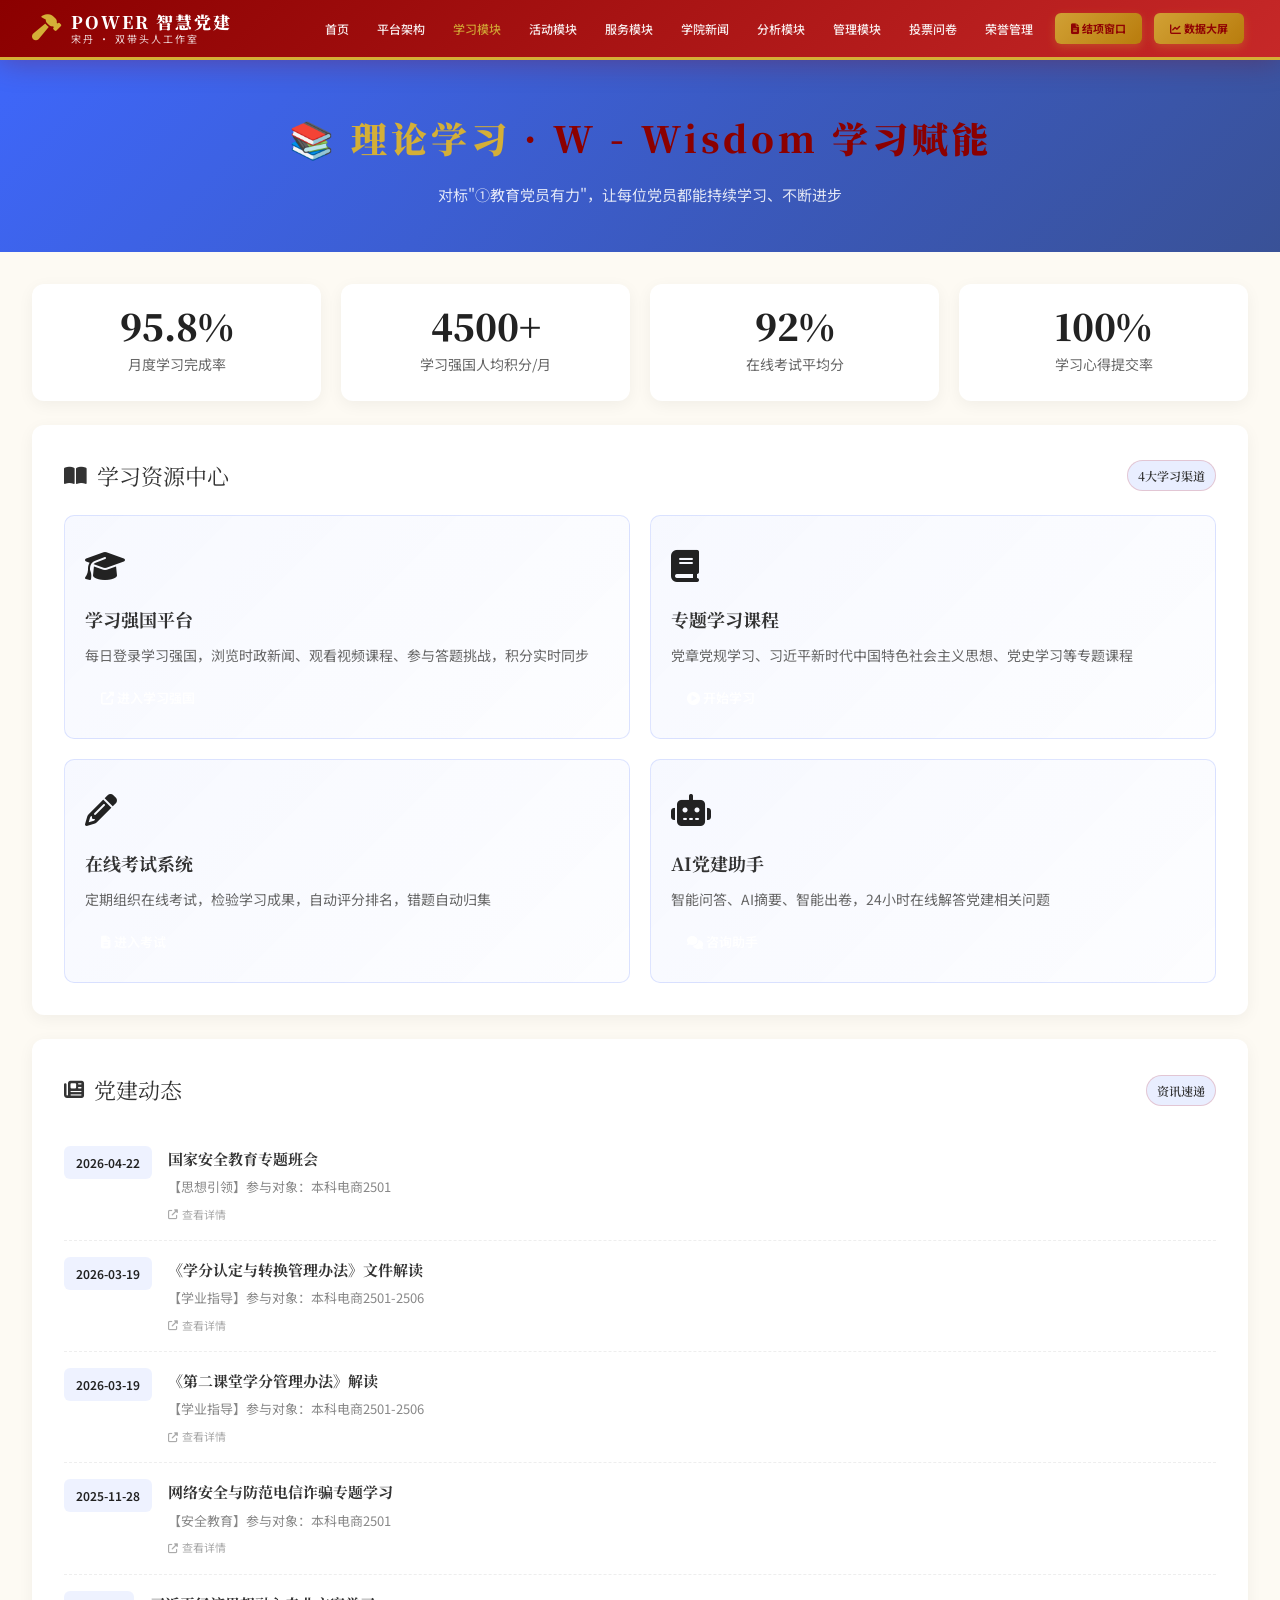
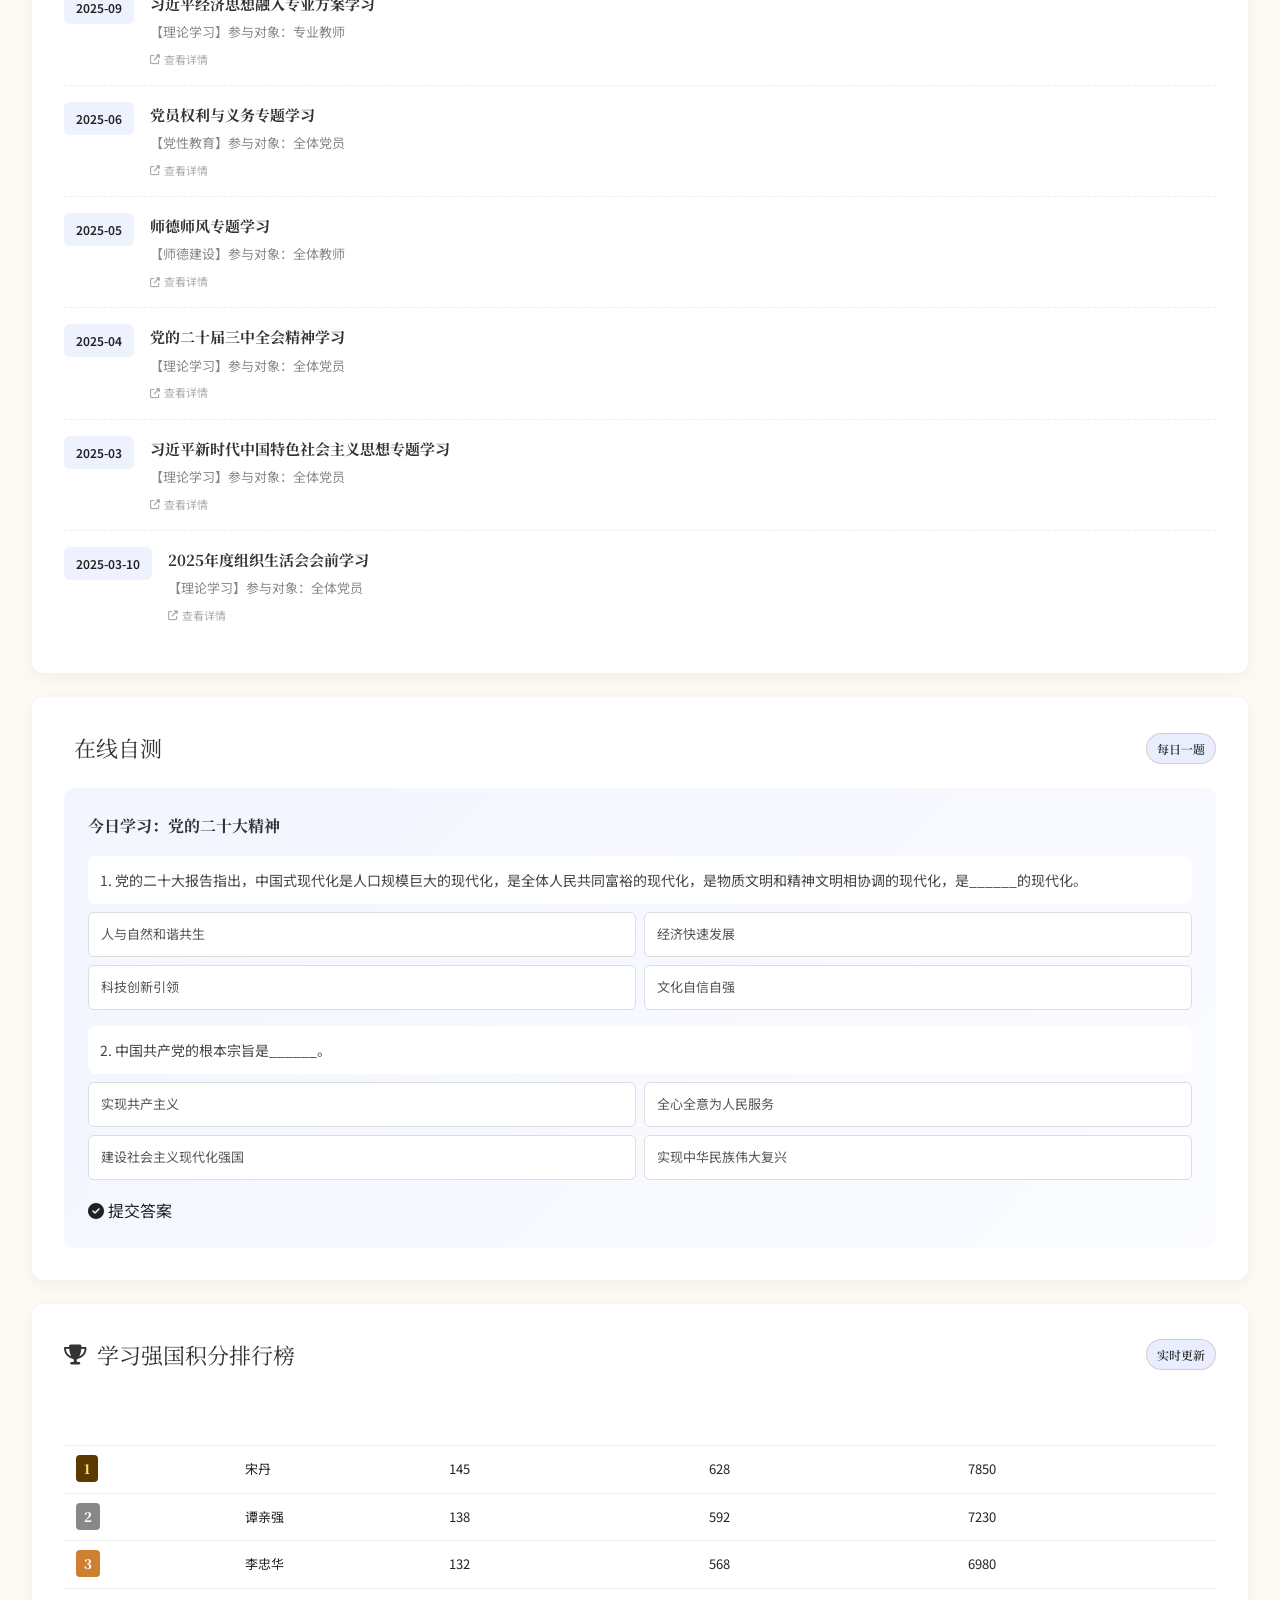
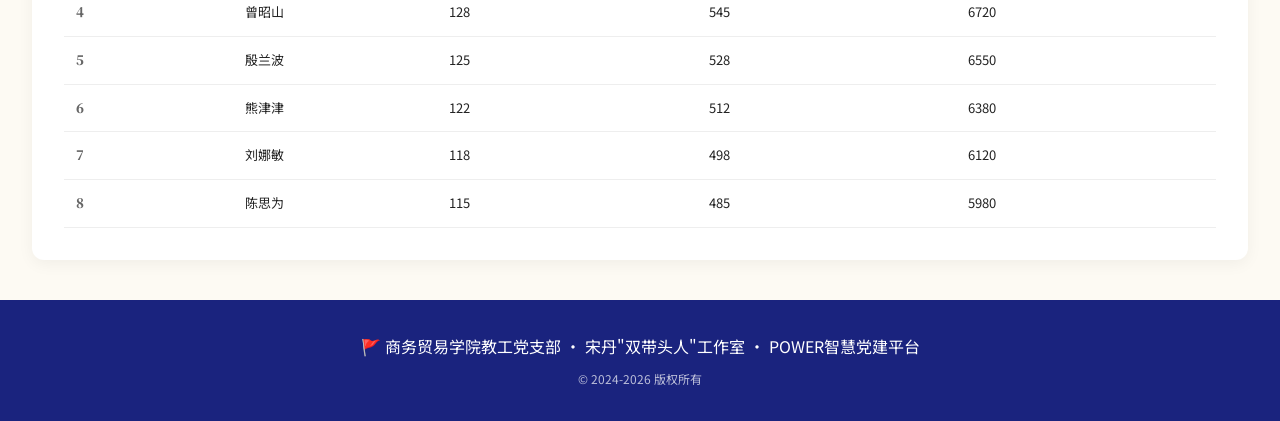
<file: learning.html>
<!DOCTYPE html>
<html lang="zh-CN">
<head>
<meta charset="UTF-8">
<meta name="viewport" content="width=device-width, initial-scale=1.0">
<title>POWER 智慧党建 · 理论学习模块</title>
<link href="https://fonts.googleapis.com/css2?family=Noto+Serif+SC:wght@400;700;900&family=Noto+Sans+SC:wght@300;400;500;700&display=swap" rel="stylesheet">
<link rel="stylesheet" href="https://cdnjs.cloudflare.com/ajax/libs/font-awesome/6.4.0/css/all.min.css">
<link rel="stylesheet" href="common.css">
<style>
.menu a:hover{color:var(--gold);}
.menu .btn-gold{background:linear-gradient(135deg,var(--gold),#B8860B);color:#5a3a00;padding:8px 20px;border-radius:6px;font-weight:700;font-size:13px;}
.menu .btn-gold:hover{background:linear-gradient(135deg,var(--gold-light),var(--gold));}
.hero{background:linear-gradient(135deg,rgba(46,91,255,0.92),rgba(30,58,138,0.88)),radial-gradient(circle at 60% 30%,rgba(212,175,55,0.15),transparent 50%);color:#fff;padding:44px 32px;text-align:center;}
.hero h1{font-family:'Noto Serif SC';font-size:36px;font-weight:900;margin-bottom:12px;letter-spacing:4px;}
.hero h1 .mark{color:var(--gold);}
.hero p{font-size:15px;opacity:0.85;max-width:800px;margin:0 auto;line-height:1.8;}
.container{max-width:1400px;margin:32px auto;padding:0 32px;}
.stats-row{display:grid;grid-template-columns:repeat(4,1fr);gap:20px;margin-bottom:24px;}
.stat-card{background:#fff;border-radius:12px;padding:24px;text-align:center;box-shadow:0 4px 16px rgba(0,0,0,0.05);border-left:4px solid var(--blue);}
.stat-card .num{font-family:'Noto Serif SC';font-size:36px;font-weight:900;color:var(--blue);line-height:1;}
.stat-card .label{font-size:14px;color:#666;margin-top:8px;}
.section{background:#fff;border-radius:12px;padding:32px;margin-bottom:24px;box-shadow:0 4px 16px rgba(0,0,0,0.05);}
.section-title{font-family:'Noto Serif SC';font-size:22px;color:#333;margin-bottom:20px;display:flex;align-items:center;gap:10px;}
.section-title i{color:var(--blue);font-size:20px;}
.section-title .badge{background:rgba(46,91,255,0.1);color:var(--blue);font-size:12px;padding:4px 10px;border-radius:20px;font-weight:600;margin-left:auto;}
.learn-grid{display:grid;grid-template-columns:1fr 1fr;gap:20px;}
.learn-card{background:linear-gradient(135deg,rgba(46,91,255,0.04),rgba(46,91,255,0.01));border:1px solid rgba(46,91,255,0.15);border-radius:10px;padding:20px;transition:all .3s;}
.learn-card:hover{transform:translateY(-4px);box-shadow:0 8px 24px rgba(46,91,255,0.12);}
.learn-card .icon{font-size:32px;color:var(--blue);margin-bottom:12px;}
.learn-card h3{font-family:'Noto Serif SC';font-size:18px;color:#333;margin-bottom:8px;}
.learn-card p{font-size:14px;color:#666;line-height:1.7;margin-bottom:12px;}
.learn-card .btn{display:inline-block;background:var(--blue);color:#fff;padding:8px 16px;border-radius:6px;text-decoration:none;font-size:13px;font-weight:600;transition:all .3s;}
.learn-card .btn:hover{background:#1E3A8A;}
.news-list{list-style:none;}
.news-list li{padding:16px 0;border-bottom:1px dashed #eee;display:flex;gap:16px;align-items:flex-start;}
.news-list li:last-child{border-bottom:none;}
.news-list .date{background:rgba(46,91,255,0.08);color:var(--blue);padding:6px 12px;border-radius:6px;font-size:12px;font-weight:600;white-space:nowrap;}
.news-list .content{flex:1;}
.news-list .content h4{font-size:15px;color:#333;margin-bottom:4px;}
.news-list .content p{font-size:13px;color:#888;margin-bottom:6px;}
.news-list .content .source{font-size:11px;color:#aaa;display:flex;align-items:center;gap:4px;}
.news-list .content .source i{font-size:10px;}
.news-list .content a{text-decoration:none;color:#333;}
.news-list .content a:hover h4{color:var(--blue);}
.news-link{text-decoration:none;color:inherit;display:block;flex:1;}
.news-link:hover .content{background:rgba(46,91,255,0.03);padding:8px 12px;margin:-8px -12px;border-radius:8px;}
.quiz-section{background:linear-gradient(135deg,rgba(46,91,255,0.06),rgba(46,91,255,0.02));border-radius:10px;padding:24px;}
.quiz-section h4{font-family:'Noto Serif SC';font-size:16px;color:#333;margin-bottom:16px;}
.quiz-item{margin-bottom:16px;}
.quiz-item .question{font-size:14px;color:#444;margin-bottom:8px;padding:12px;background:#fff;border-radius:8px;}
.quiz-item .options{display:grid;grid-template-columns:1fr 1fr;gap:8px;}
.quiz-item .opt{padding:10px 12px;background:#fff;border:1px solid #ddd;border-radius:6px;font-size:13px;color:#555;cursor:pointer;transition:all .3s;}
.quiz-item .opt:hover{border-color:var(--blue);background:rgba(46,91,255,0.05);}
.quiz-item .opt.correct{border-color:#4ADE80;background:rgba(74,222,128,0.1);color:#166534;}
.quiz-item .opt.wrong{border-color:#FF6B6B;background:rgba(255,107,107,0.1);color:#991B1B;}
.leaderboard{width:100%;border-collapse:collapse;}
.leaderboard th{background:linear-gradient(135deg,var(--blue),#1E3A8A);color:#fff;padding:14px 12px;text-align:left;font-size:13px;font-weight:600;}
.leaderboard th:first-child{border-radius:8px 0 0 0;}
.leaderboard th:last-child{border-radius:0 8px 0 0;}
.leaderboard td{padding:12px 12px;font-size:13px;border-bottom:1px solid #eee;}
.leaderboard tbody tr:hover{background:rgba(46,91,255,0.03);}
.leaderboard .rank{width:40px;text-align:center;font-family:'Noto Serif SC';font-weight:900;color:#666;}
.leaderboard .rank.top1{color:#FFD966;background:#5a3a00;padding:4px 8px;border-radius:4px;}
.leaderboard .rank.top2{color:#fff;background:#888;padding:4px 8px;border-radius:4px;}
.leaderboard .rank.top3{color:#fff;background:#CD7F32;padding:4px 8px;border-radius:4px;}
.leaderboard .score{font-family:'Noto Serif SC';font-weight:700;color:var(--blue);text-align:right;}
footer{background:var(--navy);color:#fff;padding:32px 32px;margin-top:40px;text-align:center;}
footer a{color:var(--gold);text-decoration:none;}
@media(max-width:1024px){.stats-row{grid-template-columns:repeat(2,1fr);}.learn-grid{grid-template-columns:1fr;}.quiz-item .options{grid-template-columns:1fr;}}
@media(max-width:640px){.stats-row{grid-template-columns:1fr;}.menu{gap:12px;font-size:12px;}.hero h1{font-size:28px;}}
</style>
</head>
<body>
<nav>
  <div class="nav-wrap">
    <a class="logo" href="index.html">
      <i class="fas fa-hammer"></i>
      <div class="logo-text"><div class="t1">POWER 智慧党建</div><div class="t2">宋丹 · 双带头人工作室</div></div>
    </a>
    <div class="menu">
      <a href="index.html">首页</a>
      <a href="modules.html">平台架构</a>
      <a href="learning.html" style="color:var(--gold);">学习模块</a>
      <a href="activity.html">活动模块</a>
      <a href="service.html">服务模块</a>
      <a href="news.html">学院新闻</a>
      <a href="analysis.html">分析模块</a>
      <a href="management.html">管理模块</a>
      <a href="vote.html">投票问卷</a>
      <a href="honor.html">荣誉管理</a>
      <a href="conclusion.html" class="btn-gold"><i class="fas fa-file-alt"></i> 结项窗口</a>
      <a href="dashboard.html" target="_blank" class="btn-gold"><i class="fas fa-chart-line"></i> 数据大屏</a>
    </div>
  </div>
</nav>
<div class="hero">
  <h1><span class="mark">📚 理论学习</span> · W - Wisdom 学习赋能</h1>
  <p>对标"①教育党员有力"，让每位党员都能持续学习、不断进步</p>
</div>
<div class="container">
  <div class="stats-row">
    <div class="stat-card"><div class="num">95.8%</div><div class="label">月度学习完成率</div></div>
    <div class="stat-card"><div class="num">4500+</div><div class="label">学习强国人均积分/月</div></div>
    <div class="stat-card"><div class="num">92%</div><div class="label">在线考试平均分</div></div>
    <div class="stat-card"><div class="num">100%</div><div class="label">学习心得提交率</div></div>
  </div>
  <div class="section">
    <div class="section-title"><i class="fas fa-book-open"></i> 学习资源中心 <span class="badge">4大学习渠道</span></div>
    <div class="learn-grid">
      <div class="learn-card">
        <div class="icon"><i class="fas fa-graduation-cap"></i></div>
        <h3>学习强国平台</h3>
        <p>每日登录学习强国，浏览时政新闻、观看视频课程、参与答题挑战，积分实时同步</p>
        <a href="#" class="btn"><i class="fas fa-external-link-alt"></i> 进入学习强国</a>
      </div>
      <div class="learn-card">
        <div class="icon"><i class="fas fa-book"></i></div>
        <h3>专题学习课程</h3>
        <p>党章党规学习、习近平新时代中国特色社会主义思想、党史学习等专题课程</p>
        <a href="#" class="btn"><i class="fas fa-play-circle"></i> 开始学习</a>
      </div>
      <div class="learn-card">
        <div class="icon"><i class="fas fa-pencil-alt"></i></div>
        <h3>在线考试系统</h3>
        <p>定期组织在线考试，检验学习成果，自动评分排名，错题自动归集</p>
        <a href="#" class="btn"><i class="fas fa-file-alt"></i> 进入考试</a>
      </div>
      <div class="learn-card">
        <div class="icon"><i class="fas fa-robot"></i></div>
        <h3>AI党建助手</h3>
        <p>智能问答、AI摘要、智能出卷，24小时在线解答党建相关问题</p>
        <a href="#" class="btn"><i class="fas fa-comments"></i> 咨询助手</a>
      </div>
    </div>
  </div>
  <div class="section">
    <div class="section-title"><i class="fas fa-newspaper"></i> 党建动态 <span class="badge">资讯速递</span></div>
    <ul class="news-list">
      <li><span class="date">2026-04-22</span><a href="#" target="_blank" class="news-link"><div class="content"><h4>国家安全教育专题班会</h4><p>【思想引领】参与对象：本科电商2501</p><div class="source"><i class="fas fa-external-link-alt"></i> 查看详情</div></div></a></li>
      <li><span class="date">2026-03-19</span><a href="#" target="_blank" class="news-link"><div class="content"><h4>《学分认定与转换管理办法》文件解读</h4><p>【学业指导】参与对象：本科电商2501-2506</p><div class="source"><i class="fas fa-external-link-alt"></i> 查看详情</div></div></a></li>
      <li><span class="date">2026-03-19</span><a href="#" target="_blank" class="news-link"><div class="content"><h4>《第二课堂学分管理办法》解读</h4><p>【学业指导】参与对象：本科电商2501-2506</p><div class="source"><i class="fas fa-external-link-alt"></i> 查看详情</div></div></a></li>
      <li><span class="date">2025-11-28</span><a href="#" target="_blank" class="news-link"><div class="content"><h4>网络安全与防范电信诈骗专题学习</h4><p>【安全教育】参与对象：本科电商2501</p><div class="source"><i class="fas fa-external-link-alt"></i> 查看详情</div></div></a></li>
      <li><span class="date">2025-09</span><a href="#" target="_blank" class="news-link"><div class="content"><h4>习近平经济思想融入专业方案学习</h4><p>【理论学习】参与对象：专业教师</p><div class="source"><i class="fas fa-external-link-alt"></i> 查看详情</div></div></a></li>
      <li><span class="date">2025-06</span><a href="#" target="_blank" class="news-link"><div class="content"><h4>党员权利与义务专题学习</h4><p>【党性教育】参与对象：全体党员</p><div class="source"><i class="fas fa-external-link-alt"></i> 查看详情</div></div></a></li>
      <li><span class="date">2025-05</span><a href="#" target="_blank" class="news-link"><div class="content"><h4>师德师风专题学习</h4><p>【师德建设】参与对象：全体教师</p><div class="source"><i class="fas fa-external-link-alt"></i> 查看详情</div></div></a></li>
      <li><span class="date">2025-04</span><a href="#" target="_blank" class="news-link"><div class="content"><h4>党的二十届三中全会精神学习</h4><p>【理论学习】参与对象：全体党员</p><div class="source"><i class="fas fa-external-link-alt"></i> 查看详情</div></div></a></li>
      <li><span class="date">2025-03</span><a href="#" target="_blank" class="news-link"><div class="content"><h4>习近平新时代中国特色社会主义思想专题学习</h4><p>【理论学习】参与对象：全体党员</p><div class="source"><i class="fas fa-external-link-alt"></i> 查看详情</div></div></a></li>
      <li><span class="date">2025-03-10</span><a href="#" target="_blank" class="news-link"><div class="content"><h4>2025年度组织生活会会前学习</h4><p>【理论学习】参与对象：全体党员</p><div class="source"><i class="fas fa-external-link-alt"></i> 查看详情</div></div></a></li>
    </ul>
  </div>
  <div class="section">
    <div class="section-title"><i class="fas fa-quiz"></i> 在线自测 <span class="badge">每日一题</span></div>
    <div class="quiz-section">
      <h4>今日学习：党的二十大精神</h4>
      <div class="quiz-item">
        <div class="question">1. 党的二十大报告指出，中国式现代化是人口规模巨大的现代化，是全体人民共同富裕的现代化，是物质文明和精神文明相协调的现代化，是______的现代化。</div>
        <div class="options">
          <div class="opt">人与自然和谐共生</div>
          <div class="opt">经济快速发展</div>
          <div class="opt">科技创新引领</div>
          <div class="opt">文化自信自强</div>
        </div>
      </div>
      <div class="quiz-item">
        <div class="question">2. 中国共产党的根本宗旨是______。</div>
        <div class="options">
          <div class="opt">实现共产主义</div>
          <div class="opt">全心全意为人民服务</div>
          <div class="opt">建设社会主义现代化强国</div>
          <div class="opt">实现中华民族伟大复兴</div>
        </div>
      </div>
      <a href="#" class="btn" style="margin-top:16px;"><i class="fas fa-check-circle"></i> 提交答案</a>
    </div>
  </div>
  <div class="section">
    <div class="section-title"><i class="fas fa-trophy"></i> 学习强国积分排行榜 <span class="badge">实时更新</span></div>
    <table class="leaderboard">
      <thead><tr><th>排名</th><th>姓名</th><th>本周积分</th><th>本月积分</th><th>年度累计</th></tr></thead>
      <tbody>
        <tr><td><span class="rank top1">1</span></td><td>宋丹</td><td>145</td><td>628</td><td>7850</td></tr>
        <tr><td><span class="rank top2">2</span></td><td>谭亲强</td><td>138</td><td>592</td><td>7230</td></tr>
        <tr><td><span class="rank top3">3</span></td><td>李忠华</td><td>132</td><td>568</td><td>6980</td></tr>
        <tr><td><span class="rank">4</span></td><td>曾昭山</td><td>128</td><td>545</td><td>6720</td></tr>
        <tr><td><span class="rank">5</span></td><td>殷兰波</td><td>125</td><td>528</td><td>6550</td></tr>
        <tr><td><span class="rank">6</span></td><td>熊津津</td><td>122</td><td>512</td><td>6380</td></tr>
        <tr><td><span class="rank">7</span></td><td>刘娜敏</td><td>118</td><td>498</td><td>6120</td></tr>
        <tr><td><span class="rank">8</span></td><td>陈思为</td><td>115</td><td>485</td><td>5980</td></tr>
      </tbody>
    </table>
  </div>
</div>
<footer>
  <div>🚩 商务贸易学院教工党支部 · 宋丹"双带头人"工作室 · POWER智慧党建平台</div>
  <div style="margin-top:8px;font-size:12px;opacity:0.7;">© 2024-2026 版权所有</div>
</footer>
</body>
</html>
</file>
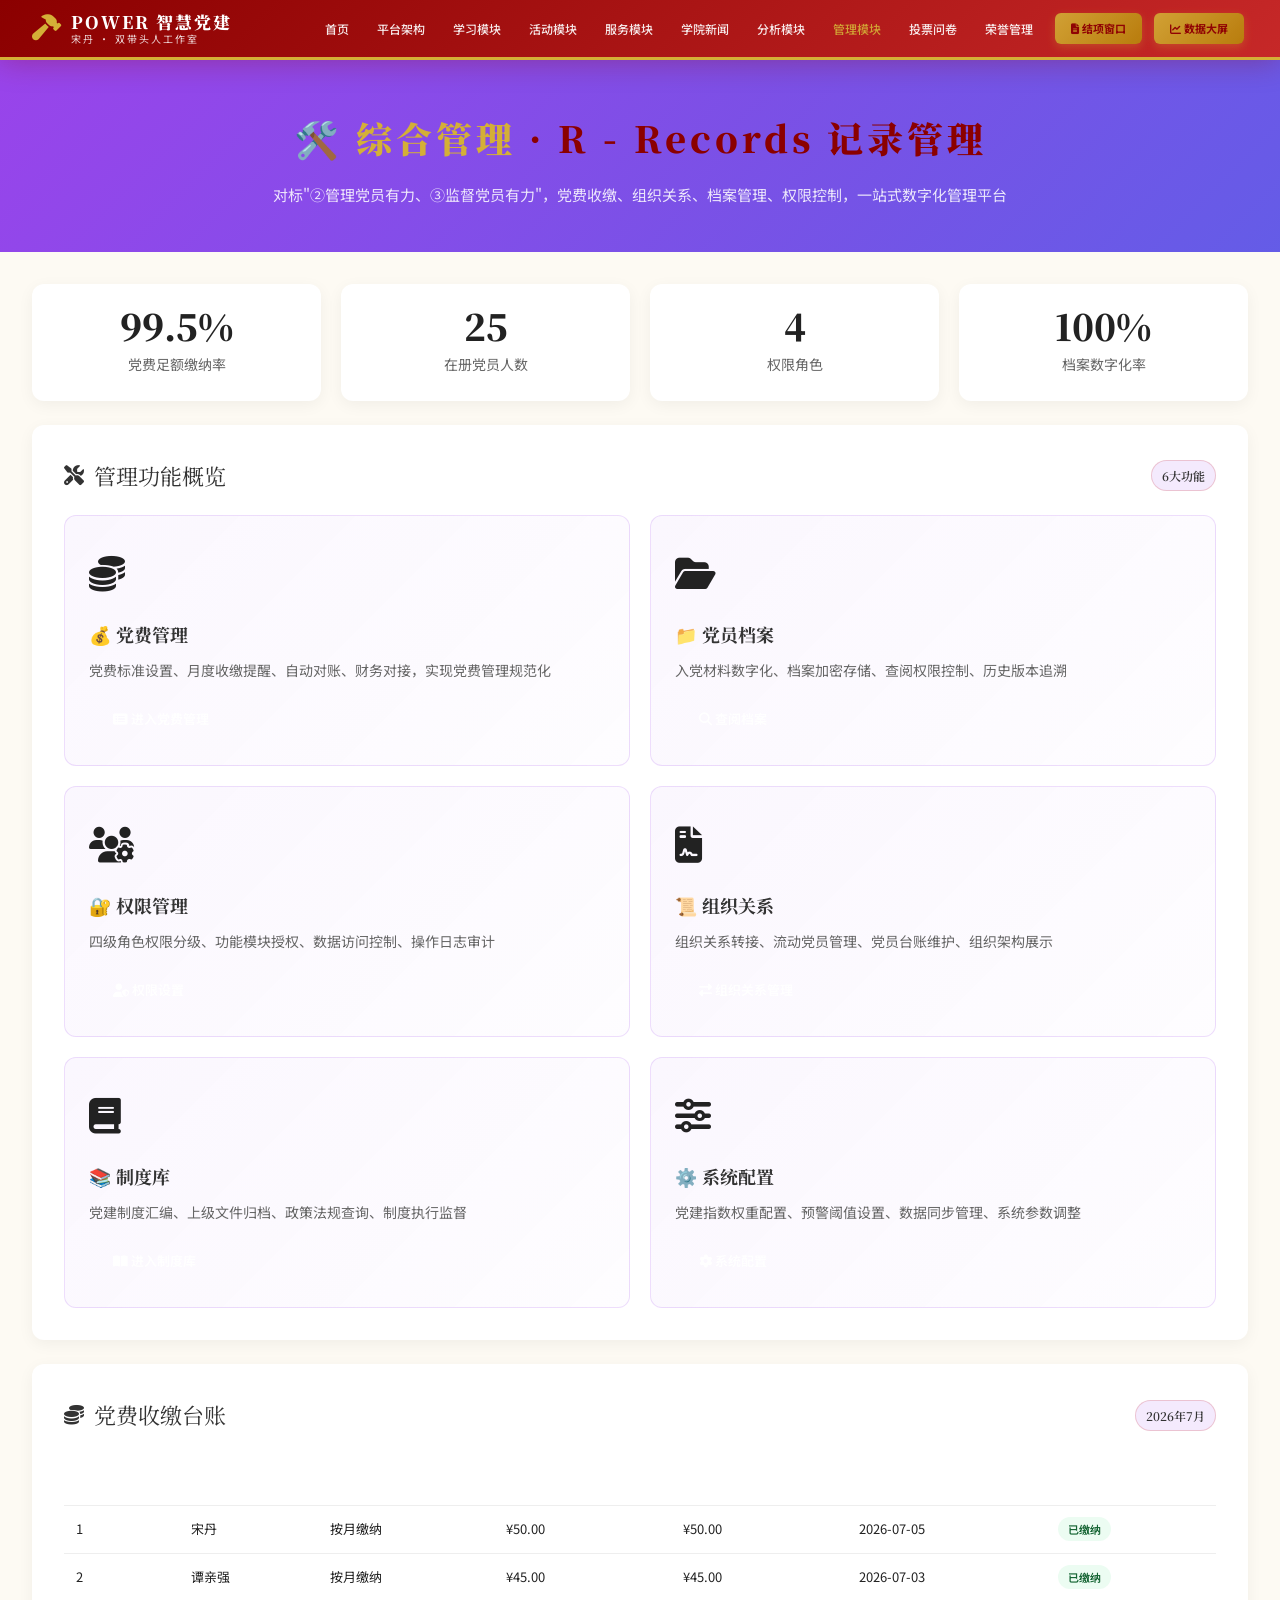
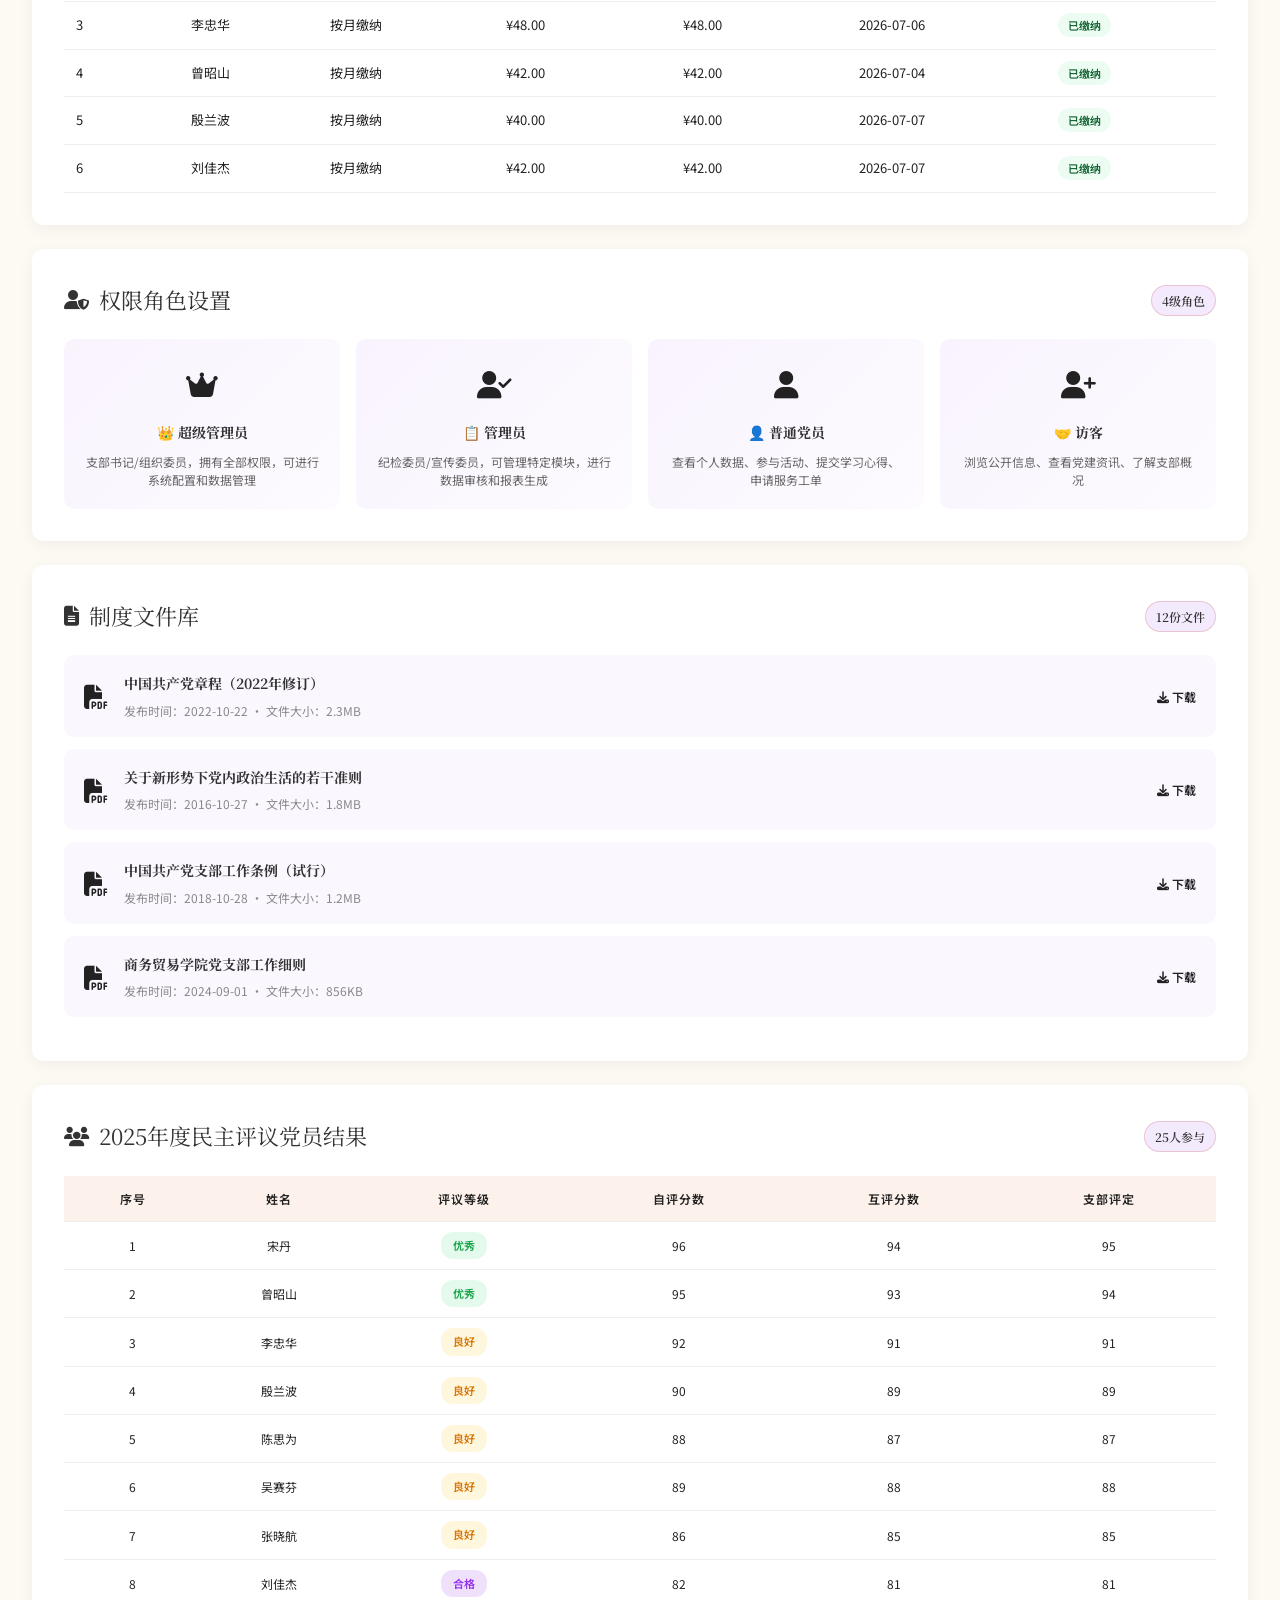
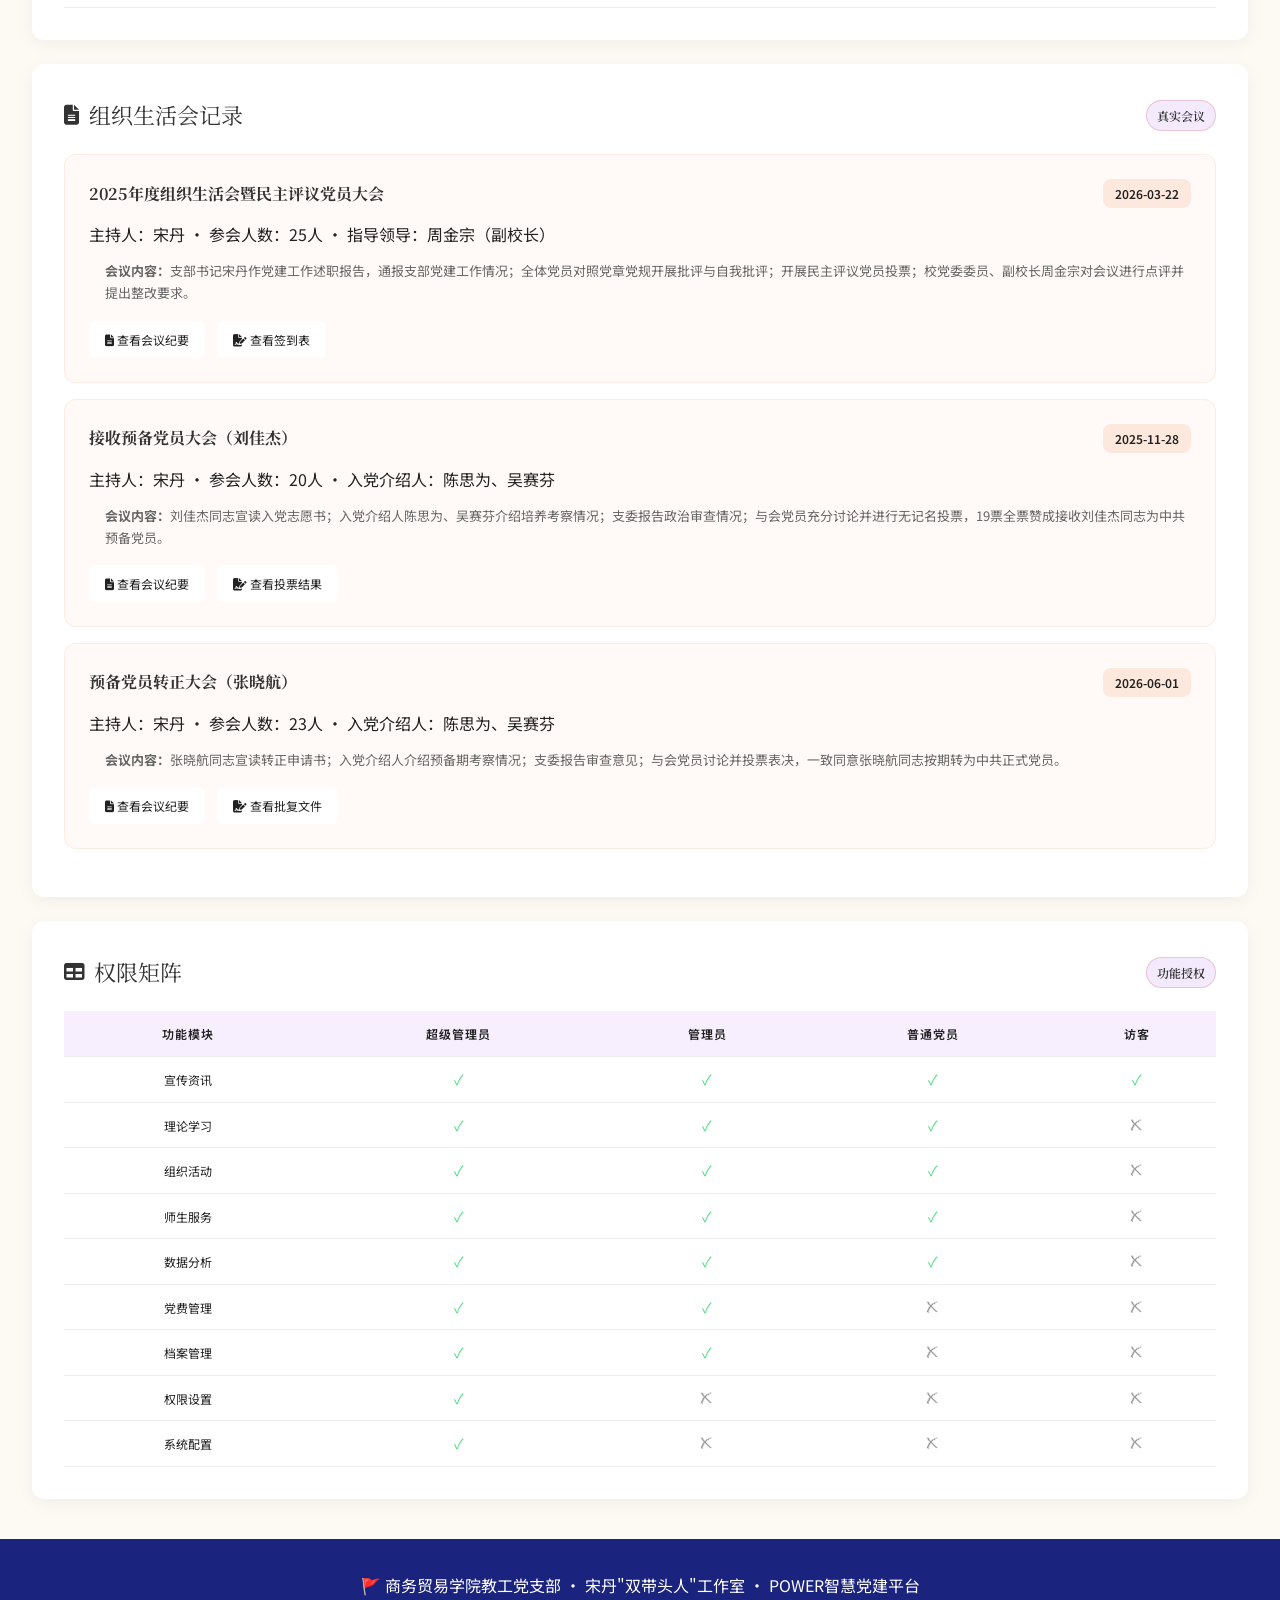
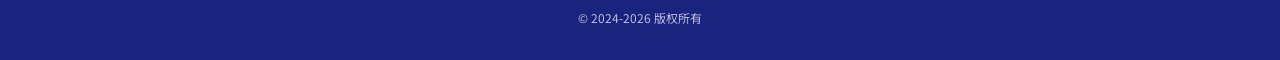
<file: management.html>
<!DOCTYPE html>
<html lang="zh-CN">
<head>
<meta charset="UTF-8">
<meta name="viewport" content="width=device-width, initial-scale=1.0">
<title>POWER 智慧党建 · 综合管理模块</title>
<link href="https://fonts.googleapis.com/css2?family=Noto+Serif+SC:wght@400;700;900&family=Noto+Sans+SC:wght@300;400;500;700&display=swap" rel="stylesheet">
<link rel="stylesheet" href="https://cdnjs.cloudflare.com/ajax/libs/font-awesome/6.4.0/css/all.min.css">
<link rel="stylesheet" href="common.css">
<style>
.menu a:hover{color:var(--gold);}
.menu .btn-gold{background:linear-gradient(135deg,var(--gold),#B8860B);color:#5a3a00;padding:8px 20px;border-radius:6px;font-weight:700;font-size:13px;}
.menu .btn-gold:hover{background:linear-gradient(135deg,var(--gold-light),var(--gold));}
.hero{background:linear-gradient(135deg,rgba(147,51,234,0.92),rgba(79,70,229,0.88)),radial-gradient(circle at 60% 30%,rgba(212,175,55,0.15),transparent 50%);color:#fff;padding:44px 32px;text-align:center;}
.hero h1{font-family:'Noto Serif SC';font-size:36px;font-weight:900;margin-bottom:12px;letter-spacing:4px;}
.hero h1 .mark{color:var(--gold);}
.hero p{font-size:15px;opacity:0.85;max-width:800px;margin:0 auto;line-height:1.8;}
.container{max-width:1400px;margin:32px auto;padding:0 32px;}
.stats-row{display:grid;grid-template-columns:repeat(4,1fr);gap:20px;margin-bottom:24px;}
.stat-card{background:#fff;border-radius:12px;padding:24px;text-align:center;box-shadow:0 4px 16px rgba(0,0,0,0.05);border-left:4px solid var(--purple);}
.stat-card .num{font-family:'Noto Serif SC';font-size:36px;font-weight:900;color:var(--purple);line-height:1;}
.stat-card .label{font-size:14px;color:#666;margin-top:8px;}
.section{background:#fff;border-radius:12px;padding:32px;margin-bottom:24px;box-shadow:0 4px 16px rgba(0,0,0,0.05);}
.section-title{font-family:'Noto Serif SC';font-size:22px;color:#333;margin-bottom:20px;display:flex;align-items:center;gap:10px;}
.section-title i{color:var(--purple);font-size:20px;}
.section-title .badge{background:rgba(147,51,234,0.1);color:var(--purple);font-size:12px;padding:4px 10px;border-radius:20px;font-weight:600;margin-left:auto;}
.manage-grid{display:grid;grid-template-columns:repeat(2,1fr);gap:20px;}
.manage-card{background:linear-gradient(135deg,rgba(147,51,234,0.04),rgba(147,51,234,0.01));border:1px solid rgba(147,51,234,0.15);border-radius:12px;padding:24px;transition:all .3s;}
.manage-card:hover{transform:translateY(-4px);box-shadow:0 8px 24px rgba(147,51,234,0.12);}
.manage-card .icon{font-size:36px;color:var(--purple);margin-bottom:16px;}
.manage-card h3{font-family:'Noto Serif SC';font-size:18px;color:#333;margin-bottom:8px;}
.manage-card p{font-size:14px;color:#666;line-height:1.7;margin-bottom:16px;}
.manage-card .btn{display:inline-block;background:var(--purple);color:#fff;padding:10px 24px;border-radius:6px;text-decoration:none;font-size:13px;font-weight:600;transition:all .3s;}
.manage-card .btn:hover{background:#7E22CE;}
.fee-table{width:100%;border-collapse:collapse;}
.fee-table th{background:linear-gradient(135deg,var(--purple),#7E22CE);color:#fff;padding:14px 12px;text-align:left;font-size:13px;font-weight:600;}
.fee-table th:first-child{border-radius:8px 0 0 0;}
.fee-table th:last-child{border-radius:0 8px 0 0;}
.fee-table td{padding:12px 12px;font-size:13px;border-bottom:1px solid #eee;}
.fee-table tbody tr:hover{background:rgba(147,51,234,0.03);}
.fee-table .status{padding:4px 10px;border-radius:12px;font-size:11px;font-weight:600;text-align:center;}
.fee-table .status.paid{background:rgba(74,222,128,0.1);color:#166534;}
.fee-table .status.unpaid{background:rgba(255,107,107,0.1);color:#991B1B;}
.role-grid{display:grid;grid-template-columns:repeat(4,1fr);gap:16px;}
.role-card{background:linear-gradient(135deg,rgba(147,51,234,0.06),rgba(147,51,234,0.02));border-radius:10px;padding:20px;text-align:center;}
.role-card .icon{font-size:28px;color:var(--purple);margin-bottom:12px;}
.role-card .name{font-family:'Noto Serif SC';font-size:14px;color:#333;margin-bottom:8px;font-weight:700;}
.role-card .desc{font-size:12px;color:#666;line-height:1.5;}
.doc-list{list-style:none;}
.doc-list li{padding:16px 20px;background:rgba(147,51,234,0.04);border-radius:10px;margin-bottom:12px;display:flex;gap:16px;align-items:center;transition:all .3s;}
.doc-list li:hover{background:rgba(147,51,234,0.08);}
.doc-list .icon{font-size:24px;color:var(--purple);}
.doc-list .content{flex:1;}
.doc-list .content h4{font-size:14px;color:#333;margin-bottom:4px;}
.doc-list .content p{font-size:12px;color:#888;}
.doc-list .download{color:var(--purple);font-size:12px;font-weight:600;text-decoration:none;}
.doc-list .download:hover{text-decoration:underline;}
.permission-table{width:100%;border-collapse:collapse;}
.permission-table th{background:rgba(147,51,234,0.08);color:var(--purple);padding:12px 10px;text-align:center;font-size:12px;font-weight:600;}
.permission-table td{padding:10px 8px;text-align:center;font-size:12px;border-bottom:1px solid #eee;}
.permission-table .check{color:#4ADE80;font-size:14px;}
.permission-table .cross{color:#999;font-size:14px;}
.meeting-table{width:100%;border-collapse:collapse;}
.meeting-table th{background:rgba(230,81,0,0.08);color:var(--orange);padding:12px 10px;text-align:center;font-size:12px;font-weight:600;}
.meeting-table td{padding:10px 8px;text-align:center;font-size:12px;border-bottom:1px solid #eee;}
.meeting-table .grade{display:inline-block;padding:4px 12px;border-radius:12px;font-size:11px;font-weight:600;}
.meeting-table .grade.excellent{background:rgba(74,222,128,0.15);color:#16A34A;}
.meeting-table .grade.good{background:rgba(251,191,36,0.15);color:#D97706;}
.meeting-table .grade.qualified{background:rgba(147,51,234,0.15);color:#9333EA;}
.meeting-list{margin-top:20px;}
.meeting-item{background:rgba(230,81,0,0.03);border:1px solid rgba(230,81,0,0.08);border-radius:12px;padding:24px;margin-bottom:16px;transition:all .3s;}
.meeting-item:hover{background:rgba(230,81,0,0.06);border-color:rgba(230,81,0,0.15);}
.meeting-header{display:flex;justify-content:space-between;align-items:center;margin-bottom:12px;}
.meeting-header h4{font-size:16px;color:#333;margin:0;}
.meeting-date{font-size:12px;color:var(--orange);font-weight:600;padding:4px 12px;background:rgba(230,81,0,0.1);border-radius:8px;}
.meeting-content{font-size:13px;color:#666;line-height:1.7;margin-top:12px;padding-left:16px;border-left:3px solid var(--orange);}
.meeting-actions{margin-top:16px;display:flex;gap:12px;}
.meeting-actions .btn{padding:8px 16px;font-size:12px;background:#fff;border:1px solid var(--orange);color:var(--orange);border-radius:6px;text-decoration:none;transition:all .3s;}
.meeting-actions .btn:hover{background:var(--orange);color:#fff;}
footer{background:var(--navy);color:#fff;padding:32px 32px;margin-top:40px;text-align:center;}
footer a{color:var(--gold);text-decoration:none;}
@media(max-width:1024px){.stats-row{grid-template-columns:repeat(2,1fr);}.manage-grid{grid-template-columns:1fr;}.role-grid{grid-template-columns:repeat(2,1fr);}}
@media(max-width:640px){.stats-row{grid-template-columns:1fr;}.role-grid{grid-template-columns:1fr;}.menu{gap:12px;font-size:12px;}.hero h1{font-size:28px;}}
</style>
</head>
<body>
<nav>
  <div class="nav-wrap">
    <a class="logo" href="index.html">
      <i class="fas fa-hammer"></i>
      <div class="logo-text"><div class="t1">POWER 智慧党建</div><div class="t2">宋丹 · 双带头人工作室</div></div>
    </a>
    <div class="menu">
      <a href="index.html">首页</a>
      <a href="modules.html">平台架构</a>
      <a href="learning.html">学习模块</a>
      <a href="activity.html">活动模块</a>
      <a href="service.html">服务模块</a>
      <a href="news.html">学院新闻</a>
      <a href="analysis.html">分析模块</a>
      <a href="management.html" style="color:var(--gold);">管理模块</a>
      <a href="vote.html">投票问卷</a>
      <a href="honor.html">荣誉管理</a>
      <a href="conclusion.html" class="btn-gold"><i class="fas fa-file-alt"></i> 结项窗口</a>
      <a href="dashboard.html" target="_blank" class="btn-gold"><i class="fas fa-chart-line"></i> 数据大屏</a>
    </div>
  </div>
</nav>
<div class="hero">
  <h1><span class="mark">🛠️ 综合管理</span> · R - Records 记录管理</h1>
  <p>对标"②管理党员有力、③监督党员有力"，党费收缴、组织关系、档案管理、权限控制，一站式数字化管理平台</p>
</div>
<div class="container">
  <div class="stats-row">
    <div class="stat-card"><div class="num">99.5%</div><div class="label">党费足额缴纳率</div></div>
    <div class="stat-card"><div class="num">25</div><div class="label">在册党员人数</div></div>
    <div class="stat-card"><div class="num">4</div><div class="label">权限角色</div></div>
    <div class="stat-card"><div class="num">100%</div><div class="label">档案数字化率</div></div>
  </div>
  <div class="section">
    <div class="section-title"><i class="fas fa-tools"></i> 管理功能概览 <span class="badge">6大功能</span></div>
    <div class="manage-grid">
      <div class="manage-card">
        <div class="icon"><i class="fas fa-coins"></i></div>
        <h3>💰 党费管理</h3>
        <p>党费标准设置、月度收缴提醒、自动对账、财务对接，实现党费管理规范化</p>
        <a href="#" class="btn"><i class="fas fa-list-alt"></i> 进入党费管理</a>
      </div>
      <div class="manage-card">
        <div class="icon"><i class="fas fa-folder-open"></i></div>
        <h3>📁 党员档案</h3>
        <p>入党材料数字化、档案加密存储、查阅权限控制、历史版本追溯</p>
        <a href="#" class="btn"><i class="fas fa-search"></i> 查阅档案</a>
      </div>
      <div class="manage-card">
        <div class="icon"><i class="fas fa-users-cog"></i></div>
        <h3>🔐 权限管理</h3>
        <p>四级角色权限分级、功能模块授权、数据访问控制、操作日志审计</p>
        <a href="#" class="btn"><i class="fas fa-user-shield"></i> 权限设置</a>
      </div>
      <div class="manage-card">
        <div class="icon"><i class="fas fa-file-contract"></i></div>
        <h3>📜 组织关系</h3>
        <p>组织关系转接、流动党员管理、党员台账维护、组织架构展示</p>
        <a href="#" class="btn"><i class="fas fa-exchange-alt"></i> 组织关系管理</a>
      </div>
      <div class="manage-card">
        <div class="icon"><i class="fas fa-book"></i></div>
        <h3>📚 制度库</h3>
        <p>党建制度汇编、上级文件归档、政策法规查询、制度执行监督</p>
        <a href="#" class="btn"><i class="fas fa-book-open"></i> 进入制度库</a>
      </div>
      <div class="manage-card">
        <div class="icon"><i class="fas fa-sliders-h"></i></div>
        <h3>⚙️ 系统配置</h3>
        <p>党建指数权重配置、预警阈值设置、数据同步管理、系统参数调整</p>
        <a href="#" class="btn"><i class="fas fa-cog"></i> 系统配置</a>
      </div>
    </div>
  </div>
  <div class="section">
    <div class="section-title"><i class="fas fa-coins"></i> 党费收缴台账 <span class="badge">2026年7月</span></div>
    <table class="fee-table">
      <thead><tr><th>序号</th><th>姓名</th><th>党费标准</th><th>应缴金额</th><th>实缴金额</th><th>缴费日期</th><th>状态</th></tr></thead>
      <tbody>
        <tr><td>1</td><td>宋丹</td><td>按月缴纳</td><td>¥50.00</td><td>¥50.00</td><td>2026-07-05</td><td><span class="status paid">已缴纳</span></td></tr>
        <tr><td>2</td><td>谭亲强</td><td>按月缴纳</td><td>¥45.00</td><td>¥45.00</td><td>2026-07-03</td><td><span class="status paid">已缴纳</span></td></tr>
        <tr><td>3</td><td>李忠华</td><td>按月缴纳</td><td>¥48.00</td><td>¥48.00</td><td>2026-07-06</td><td><span class="status paid">已缴纳</span></td></tr>
        <tr><td>4</td><td>曾昭山</td><td>按月缴纳</td><td>¥42.00</td><td>¥42.00</td><td>2026-07-04</td><td><span class="status paid">已缴纳</span></td></tr>
        <tr><td>5</td><td>殷兰波</td><td>按月缴纳</td><td>¥40.00</td><td>¥40.00</td><td>2026-07-07</td><td><span class="status paid">已缴纳</span></td></tr>
        <tr><td>6</td><td>刘佳杰</td><td>按月缴纳</td><td>¥42.00</td><td>¥42.00</td><td>2026-07-07</td><td><span class="status paid">已缴纳</span></td></tr>
      </tbody>
    </table>
  </div>
  <div class="section">
    <div class="section-title"><i class="fas fa-user-shield"></i> 权限角色设置 <span class="badge">4级角色</span></div>
    <div class="role-grid">
      <div class="role-card"><div class="icon"><i class="fas fa-crown"></i></div><div class="name">👑 超级管理员</div><div class="desc">支部书记/组织委员，拥有全部权限，可进行系统配置和数据管理</div></div>
      <div class="role-card"><div class="icon"><i class="fas fa-user-check"></i></div><div class="name">📋 管理员</div><div class="desc">纪检委员/宣传委员，可管理特定模块，进行数据审核和报表生成</div></div>
      <div class="role-card"><div class="icon"><i class="fas fa-user"></i></div><div class="name">👤 普通党员</div><div class="desc">查看个人数据、参与活动、提交学习心得、申请服务工单</div></div>
      <div class="role-card"><div class="icon"><i class="fas fa-user-plus"></i></div><div class="name">🤝 访客</div><div class="desc">浏览公开信息、查看党建资讯、了解支部概况</div></div>
    </div>
  </div>
  <div class="section">
    <div class="section-title"><i class="fas fa-file-alt"></i> 制度文件库 <span class="badge">12份文件</span></div>
    <ul class="doc-list">
      <li><span class="icon"><i class="fas fa-file-pdf"></i></span><div class="content"><h4>中国共产党章程（2022年修订）</h4><p>发布时间：2022-10-22 · 文件大小：2.3MB</p></div><a href="#" class="download"><i class="fas fa-download"></i> 下载</a></li>
      <li><span class="icon"><i class="fas fa-file-pdf"></i></span><div class="content"><h4>关于新形势下党内政治生活的若干准则</h4><p>发布时间：2016-10-27 · 文件大小：1.8MB</p></div><a href="#" class="download"><i class="fas fa-download"></i> 下载</a></li>
      <li><span class="icon"><i class="fas fa-file-pdf"></i></span><div class="content"><h4>中国共产党支部工作条例（试行）</h4><p>发布时间：2018-10-28 · 文件大小：1.2MB</p></div><a href="#" class="download"><i class="fas fa-download"></i> 下载</a></li>
      <li><span class="icon"><i class="fas fa-file-pdf"></i></span><div class="content"><h4>商务贸易学院党支部工作细则</h4><p>发布时间：2024-09-01 · 文件大小：856KB</p></div><a href="#" class="download"><i class="fas fa-download"></i> 下载</a></li>
    </ul>
  </div>
  <div class="section">
    <div class="section-title"><i class="fas fa-users"></i> 2025年度民主评议党员结果 <span class="badge">25人参与</span></div>
    <table class="meeting-table">
      <thead><tr><th>序号</th><th>姓名</th><th>评议等级</th><th>自评分数</th><th>互评分数</th><th>支部评定</th></tr></thead>
      <tbody>
        <tr><td>1</td><td>宋丹</td><td><span class="grade excellent">优秀</span></td><td>96</td><td>94</td><td>95</td></tr>
        <tr><td>2</td><td>曾昭山</td><td><span class="grade excellent">优秀</span></td><td>95</td><td>93</td><td>94</td></tr>
        <tr><td>3</td><td>李忠华</td><td><span class="grade good">良好</span></td><td>92</td><td>91</td><td>91</td></tr>
        <tr><td>4</td><td>殷兰波</td><td><span class="grade good">良好</span></td><td>90</td><td>89</td><td>89</td></tr>
        <tr><td>5</td><td>陈思为</td><td><span class="grade good">良好</span></td><td>88</td><td>87</td><td>87</td></tr>
        <tr><td>6</td><td>吴赛芬</td><td><span class="grade good">良好</span></td><td>89</td><td>88</td><td>88</td></tr>
        <tr><td>7</td><td>张晓航</td><td><span class="grade good">良好</span></td><td>86</td><td>85</td><td>85</td></tr>
        <tr><td>8</td><td>刘佳杰</td><td><span class="grade qualified">合格</span></td><td>82</td><td>81</td><td>81</td></tr>
      </tbody>
    </table>
  </div>
  <div class="section">
    <div class="section-title"><i class="fas fa-file-alt"></i> 组织生活会记录 <span class="badge">真实会议</span></div>
    <div class="meeting-list">
      <div class="meeting-item">
        <div class="meeting-header">
          <h4>2025年度组织生活会暨民主评议党员大会</h4>
          <span class="meeting-date">2026-03-22</span>
        </div>
        <p>主持人：宋丹 · 参会人数：25人 · 指导领导：周金宗（副校长）</p>
        <div class="meeting-content">
          <strong>会议内容：</strong>支部书记宋丹作党建工作述职报告，通报支部党建工作情况；全体党员对照党章党规开展批评与自我批评；开展民主评议党员投票；校党委委员、副校长周金宗对会议进行点评并提出整改要求。
        </div>
        <div class="meeting-actions">
          <a href="#" class="btn"><i class="fas fa-file-text"></i> 查看会议纪要</a>
          <a href="#" class="btn"><i class="fas fa-file-signature"></i> 查看签到表</a>
        </div>
      </div>
      <div class="meeting-item">
        <div class="meeting-header">
          <h4>接收预备党员大会（刘佳杰）</h4>
          <span class="meeting-date">2025-11-28</span>
        </div>
        <p>主持人：宋丹 · 参会人数：20人 · 入党介绍人：陈思为、吴赛芬</p>
        <div class="meeting-content">
          <strong>会议内容：</strong>刘佳杰同志宣读入党志愿书；入党介绍人陈思为、吴赛芬介绍培养考察情况；支委报告政治审查情况；与会党员充分讨论并进行无记名投票，19票全票赞成接收刘佳杰同志为中共预备党员。
        </div>
        <div class="meeting-actions">
          <a href="#" class="btn"><i class="fas fa-file-text"></i> 查看会议纪要</a>
          <a href="#" class="btn"><i class="fas fa-file-signature"></i> 查看投票结果</a>
        </div>
      </div>
      <div class="meeting-item">
        <div class="meeting-header">
          <h4>预备党员转正大会（张晓航）</h4>
          <span class="meeting-date">2026-06-01</span>
        </div>
        <p>主持人：宋丹 · 参会人数：23人 · 入党介绍人：陈思为、吴赛芬</p>
        <div class="meeting-content">
          <strong>会议内容：</strong>张晓航同志宣读转正申请书；入党介绍人介绍预备期考察情况；支委报告审查意见；与会党员讨论并投票表决，一致同意张晓航同志按期转为中共正式党员。
        </div>
        <div class="meeting-actions">
          <a href="#" class="btn"><i class="fas fa-file-text"></i> 查看会议纪要</a>
          <a href="#" class="btn"><i class="fas fa-file-signature"></i> 查看批复文件</a>
        </div>
      </div>
    </div>
  </div>
  <div class="section">
    <div class="section-title"><i class="fas fa-table"></i> 权限矩阵 <span class="badge">功能授权</span></div>
    <table class="permission-table">
      <thead><tr><th>功能模块</th><th>超级管理员</th><th>管理员</th><th>普通党员</th><th>访客</th></tr></thead>
      <tbody>
        <tr><td>宣传资讯</td><td><span class="check">✓</span></td><td><span class="check">✓</span></td><td><span class="check">✓</span></td><td><span class="check">✓</span></td></tr>
        <tr><td>理论学习</td><td><span class="check">✓</span></td><td><span class="check">✓</span></td><td><span class="check">✓</span></td><td><span class="cross">✗</span></td></tr>
        <tr><td>组织活动</td><td><span class="check">✓</span></td><td><span class="check">✓</span></td><td><span class="check">✓</span></td><td><span class="cross">✗</span></td></tr>
        <tr><td>师生服务</td><td><span class="check">✓</span></td><td><span class="check">✓</span></td><td><span class="check">✓</span></td><td><span class="cross">✗</span></td></tr>
        <tr><td>数据分析</td><td><span class="check">✓</span></td><td><span class="check">✓</span></td><td><span class="check">✓</span></td><td><span class="cross">✗</span></td></tr>
        <tr><td>党费管理</td><td><span class="check">✓</span></td><td><span class="check">✓</span></td><td><span class="cross">✗</span></td><td><span class="cross">✗</span></td></tr>
        <tr><td>档案管理</td><td><span class="check">✓</span></td><td><span class="check">✓</span></td><td><span class="cross">✗</span></td><td><span class="cross">✗</span></td></tr>
        <tr><td>权限设置</td><td><span class="check">✓</span></td><td><span class="cross">✗</span></td><td><span class="cross">✗</span></td><td><span class="cross">✗</span></td></tr>
        <tr><td>系统配置</td><td><span class="check">✓</span></td><td><span class="cross">✗</span></td><td><span class="cross">✗</span></td><td><span class="cross">✗</span></td></tr>
      </tbody>
    </table>
  </div>
</div>
<footer>
  <div>🚩 商务贸易学院教工党支部 · 宋丹"双带头人"工作室 · POWER智慧党建平台</div>
  <div style="margin-top:8px;font-size:12px;opacity:0.7;">© 2024-2026 版权所有</div>
</footer>
</body>
</html>
</file>
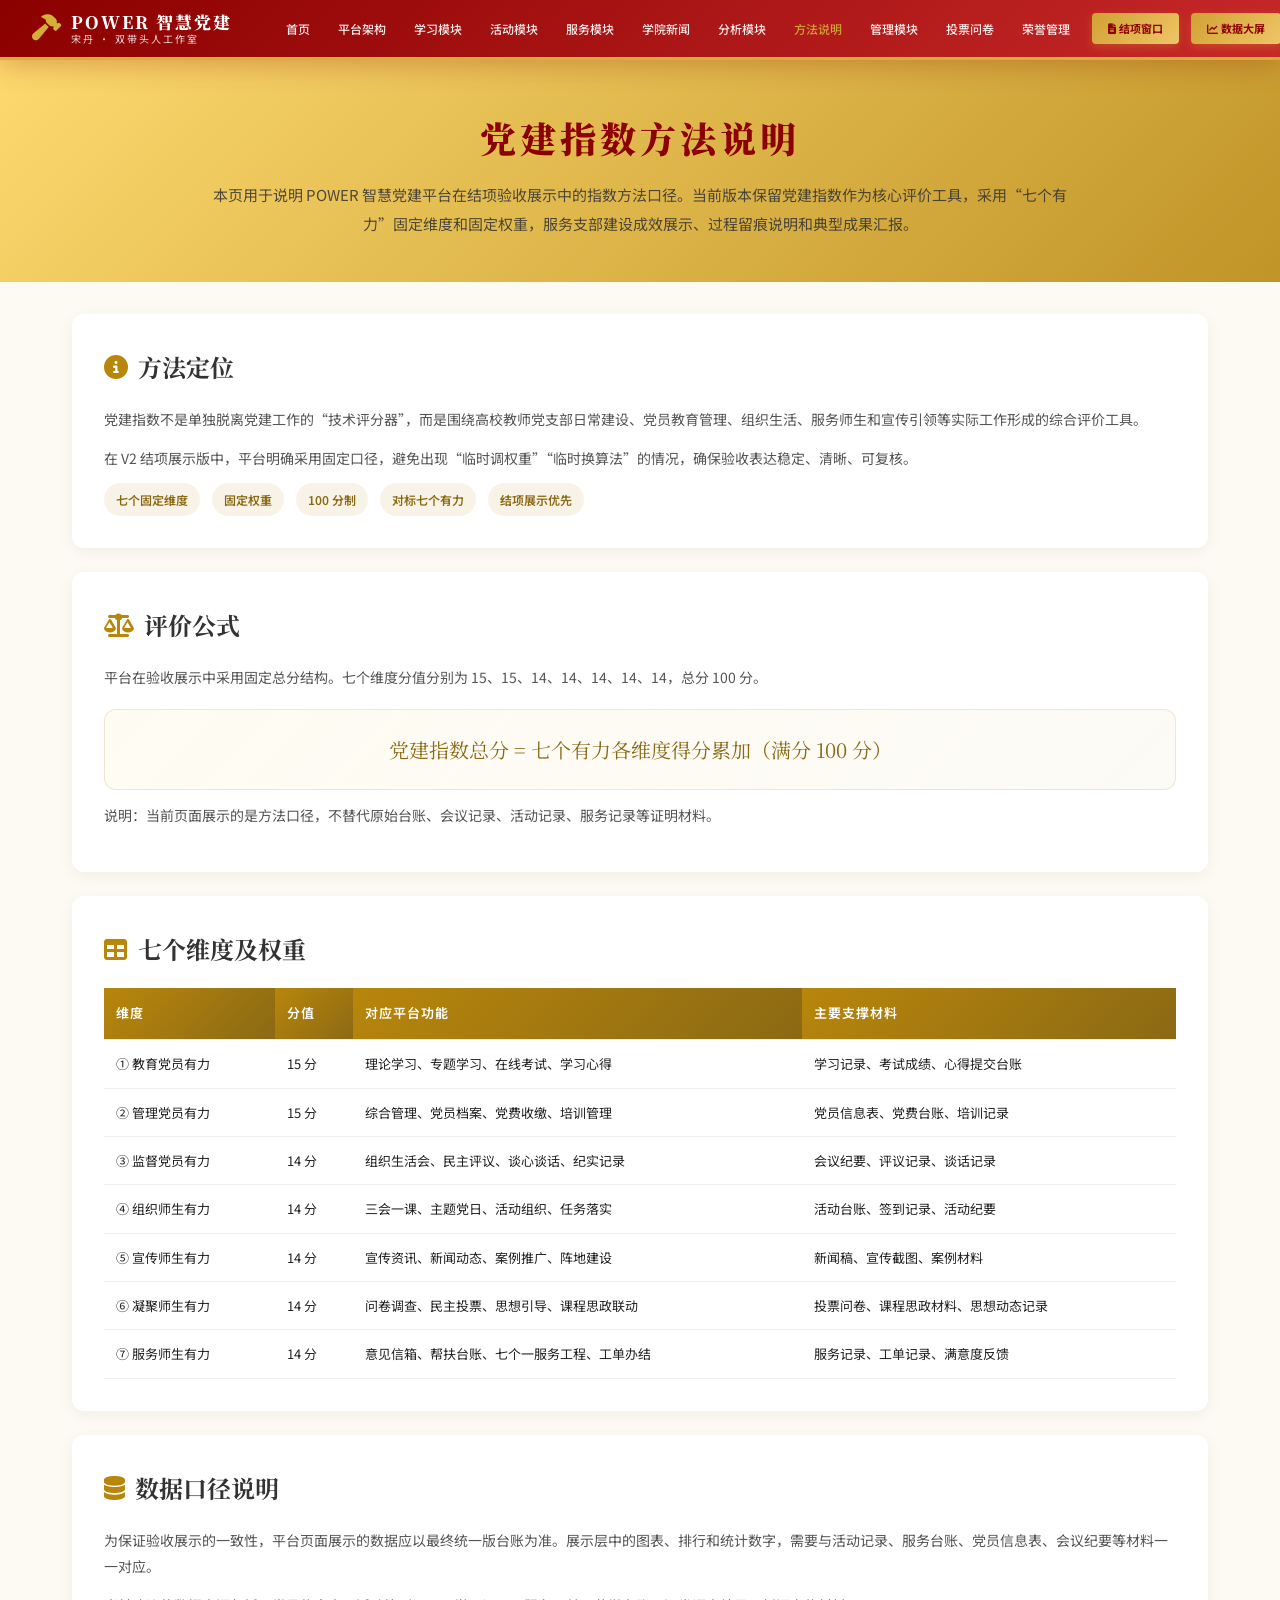
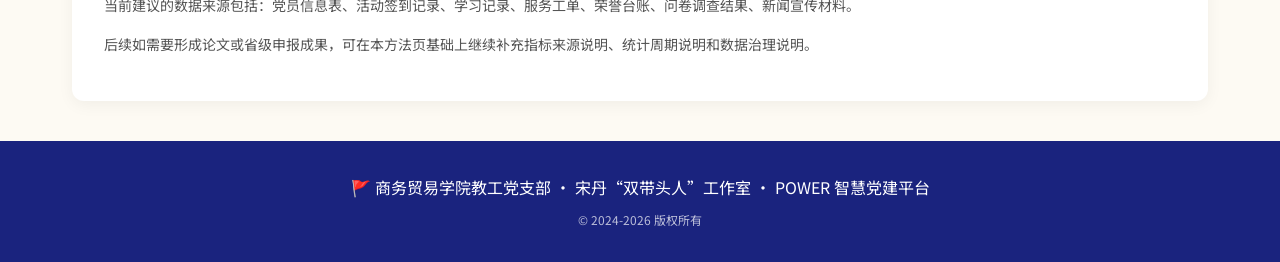
<file: methods.html>
<!DOCTYPE html>
<html lang="zh-CN">
<head>
<meta charset="UTF-8">
<meta name="viewport" content="width=device-width, initial-scale=1.0">
<title>POWER 智慧党建 · 方法说明</title>
<link href="https://fonts.googleapis.com/css2?family=Noto+Serif+SC:wght@400;700;900&family=Noto+Sans+SC:wght@300;400;500;700&display=swap" rel="stylesheet">
<link rel="stylesheet" href="https://cdnjs.cloudflare.com/ajax/libs/font-awesome/6.4.0/css/all.min.css">
<link rel="stylesheet" href="common.css">
<style>
.hero{background:linear-gradient(135deg,rgba(255,217,102,0.92),rgba(184,134,11,0.88));color:#333;padding:44px 32px;text-align:center;padding-top:calc(44px + 62px)!important;}
.hero h1{font-family:'Noto Serif SC';font-size:36px;font-weight:900;margin-bottom:12px;letter-spacing:4px;}
.hero p{font-size:15px;opacity:0.85;max-width:860px;margin:0 auto;line-height:1.9;}
.container{max-width:1200px;margin:32px auto;padding:0 32px;}
.section{background:#fff;border-radius:12px;padding:32px;margin-bottom:24px;box-shadow:0 4px 16px rgba(0,0,0,0.05);}
.section h2{font-family:'Noto Serif SC';font-size:24px;color:#333;margin-bottom:18px;display:flex;align-items:center;gap:10px;}
.section h2 i{color:#B8860B;}
.section p{font-size:14px;color:#555;line-height:1.9;margin-bottom:12px;}
.chips{display:flex;gap:12px;flex-wrap:wrap;margin-top:12px;}
.chips span{background:rgba(184,134,11,0.1);color:#8B6914;padding:6px 12px;border-radius:20px;font-size:12px;font-weight:600;}
.formula{background:linear-gradient(135deg,rgba(255,217,102,0.08),rgba(184,134,11,0.04));border:1px solid rgba(184,134,11,0.18);border-radius:12px;padding:22px;margin-top:18px;font-family:'Noto Serif SC',serif;font-size:20px;color:#8B6914;text-align:center;}
.table{width:100%;border-collapse:collapse;margin-top:16px;}
.table th{background:linear-gradient(135deg,#B8860B,#8B6914);color:#fff;padding:14px 12px;text-align:left;font-size:13px;}
.table td{padding:12px;border-bottom:1px solid #eee;font-size:13px;vertical-align:top;line-height:1.8;}
.note{font-size:12px;color:#888;margin-top:12px;}
footer{background:var(--navy);color:#fff;padding:32px 32px;margin-top:40px;text-align:center;}
footer a{color:var(--gold);text-decoration:none;}
@media(max-width:1024px){.menu{gap:14px;font-size:12px;}.table{display:block;overflow:auto;}}
@media(max-width:640px){.hero h1{font-size:28px;}.container{padding:0 20px;}.menu{gap:10px;font-size:12px;}}
</style>
</head>
<body>
<nav>
  <div class="nav-wrap">
    <a class="logo" href="index.html">
      <i class="fas fa-hammer"></i>
      <div class="logo-text"><div class="t1">POWER 智慧党建</div><div class="t2">宋丹 · 双带头人工作室</div></div>
    </a>
    <div class="menu">
      <a href="index.html">首页</a>
      <a href="modules.html">平台架构</a>
      <a href="learning.html">学习模块</a>
      <a href="activity.html">活动模块</a>
      <a href="service.html">服务模块</a>
      <a href="news.html">学院新闻</a>
      <a href="analysis.html">分析模块</a>
      <a href="methods.html" style="color:var(--gold);">方法说明</a>
      <a href="management.html">管理模块</a>
      <a href="vote.html">投票问卷</a>
      <a href="honor.html">荣誉管理</a>
      <a href="conclusion.html" class="btn-gold"><i class="fas fa-file-alt"></i> 结项窗口</a>
      <a href="dashboard.html" target="_blank" class="btn-gold"><i class="fas fa-chart-line"></i> 数据大屏</a>
    </div>
  </div>
</nav>

<div class="hero">
  <h1>党建指数方法说明</h1>
  <p>本页用于说明 POWER 智慧党建平台在结项验收展示中的指数方法口径。当前版本保留党建指数作为核心评价工具，采用“七个有力”固定维度和固定权重，服务支部建设成效展示、过程留痕说明和典型成果汇报。</p>
</div>

<div class="container">
  <div class="section">
    <h2><i class="fas fa-circle-info"></i> 方法定位</h2>
    <p>党建指数不是单独脱离党建工作的“技术评分器”，而是围绕高校教师党支部日常建设、党员教育管理、组织生活、服务师生和宣传引领等实际工作形成的综合评价工具。</p>
    <p>在 V2 结项展示版中，平台明确采用固定口径，避免出现“临时调权重”“临时换算法”的情况，确保验收表达稳定、清晰、可复核。</p>
    <div class="chips">
      <span>七个固定维度</span>
      <span>固定权重</span>
      <span>100 分制</span>
      <span>对标七个有力</span>
      <span>结项展示优先</span>
    </div>
  </div>

  <div class="section">
    <h2><i class="fas fa-scale-balanced"></i> 评价公式</h2>
    <p>平台在验收展示中采用固定总分结构。七个维度分值分别为 15、15、14、14、14、14、14，总分 100 分。</p>
    <div class="formula">党建指数总分 = 七个有力各维度得分累加（满分 100 分）</div>
    <p class="note">说明：当前页面展示的是方法口径，不替代原始台账、会议记录、活动记录、服务记录等证明材料。</p>
  </div>

  <div class="section">
    <h2><i class="fas fa-table"></i> 七个维度及权重</h2>
    <table class="table">
      <thead>
        <tr>
          <th>维度</th>
          <th>分值</th>
          <th>对应平台功能</th>
          <th>主要支撑材料</th>
        </tr>
      </thead>
      <tbody>
        <tr>
          <td>① 教育党员有力</td>
          <td>15 分</td>
          <td>理论学习、专题学习、在线考试、学习心得</td>
          <td>学习记录、考试成绩、心得提交台账</td>
        </tr>
        <tr>
          <td>② 管理党员有力</td>
          <td>15 分</td>
          <td>综合管理、党员档案、党费收缴、培训管理</td>
          <td>党员信息表、党费台账、培训记录</td>
        </tr>
        <tr>
          <td>③ 监督党员有力</td>
          <td>14 分</td>
          <td>组织生活会、民主评议、谈心谈话、纪实记录</td>
          <td>会议纪要、评议记录、谈话记录</td>
        </tr>
        <tr>
          <td>④ 组织师生有力</td>
          <td>14 分</td>
          <td>三会一课、主题党日、活动组织、任务落实</td>
          <td>活动台账、签到记录、活动纪要</td>
        </tr>
        <tr>
          <td>⑤ 宣传师生有力</td>
          <td>14 分</td>
          <td>宣传资讯、新闻动态、案例推广、阵地建设</td>
          <td>新闻稿、宣传截图、案例材料</td>
        </tr>
        <tr>
          <td>⑥ 凝聚师生有力</td>
          <td>14 分</td>
          <td>问卷调查、民主投票、思想引导、课程思政联动</td>
          <td>投票问卷、课程思政材料、思想动态记录</td>
        </tr>
        <tr>
          <td>⑦ 服务师生有力</td>
          <td>14 分</td>
          <td>意见信箱、帮扶台账、七个一服务工程、工单办结</td>
          <td>服务记录、工单记录、满意度反馈</td>
        </tr>
      </tbody>
    </table>
  </div>

  <div class="section">
    <h2><i class="fas fa-database"></i> 数据口径说明</h2>
    <p>为保证验收展示的一致性，平台页面展示的数据应以最终统一版台账为准。展示层中的图表、排行和统计数字，需要与活动记录、服务台账、党员信息表、会议纪要等材料一一对应。</p>
    <p>当前建议的数据来源包括：党员信息表、活动签到记录、学习记录、服务工单、荣誉台账、问卷调查结果、新闻宣传材料。</p>
    <p>后续如需要形成论文或省级申报成果，可在本方法页基础上继续补充指标来源说明、统计周期说明和数据治理说明。</p>
  </div>
</div>

<footer>
  <div>🚩 商务贸易学院教工党支部 · 宋丹“双带头人”工作室 · POWER 智慧党建平台</div>
  <div style="margin-top:8px;font-size:12px;opacity:0.7;">© 2024-2026 版权所有</div>
</footer>
</body>
</html>
</file>
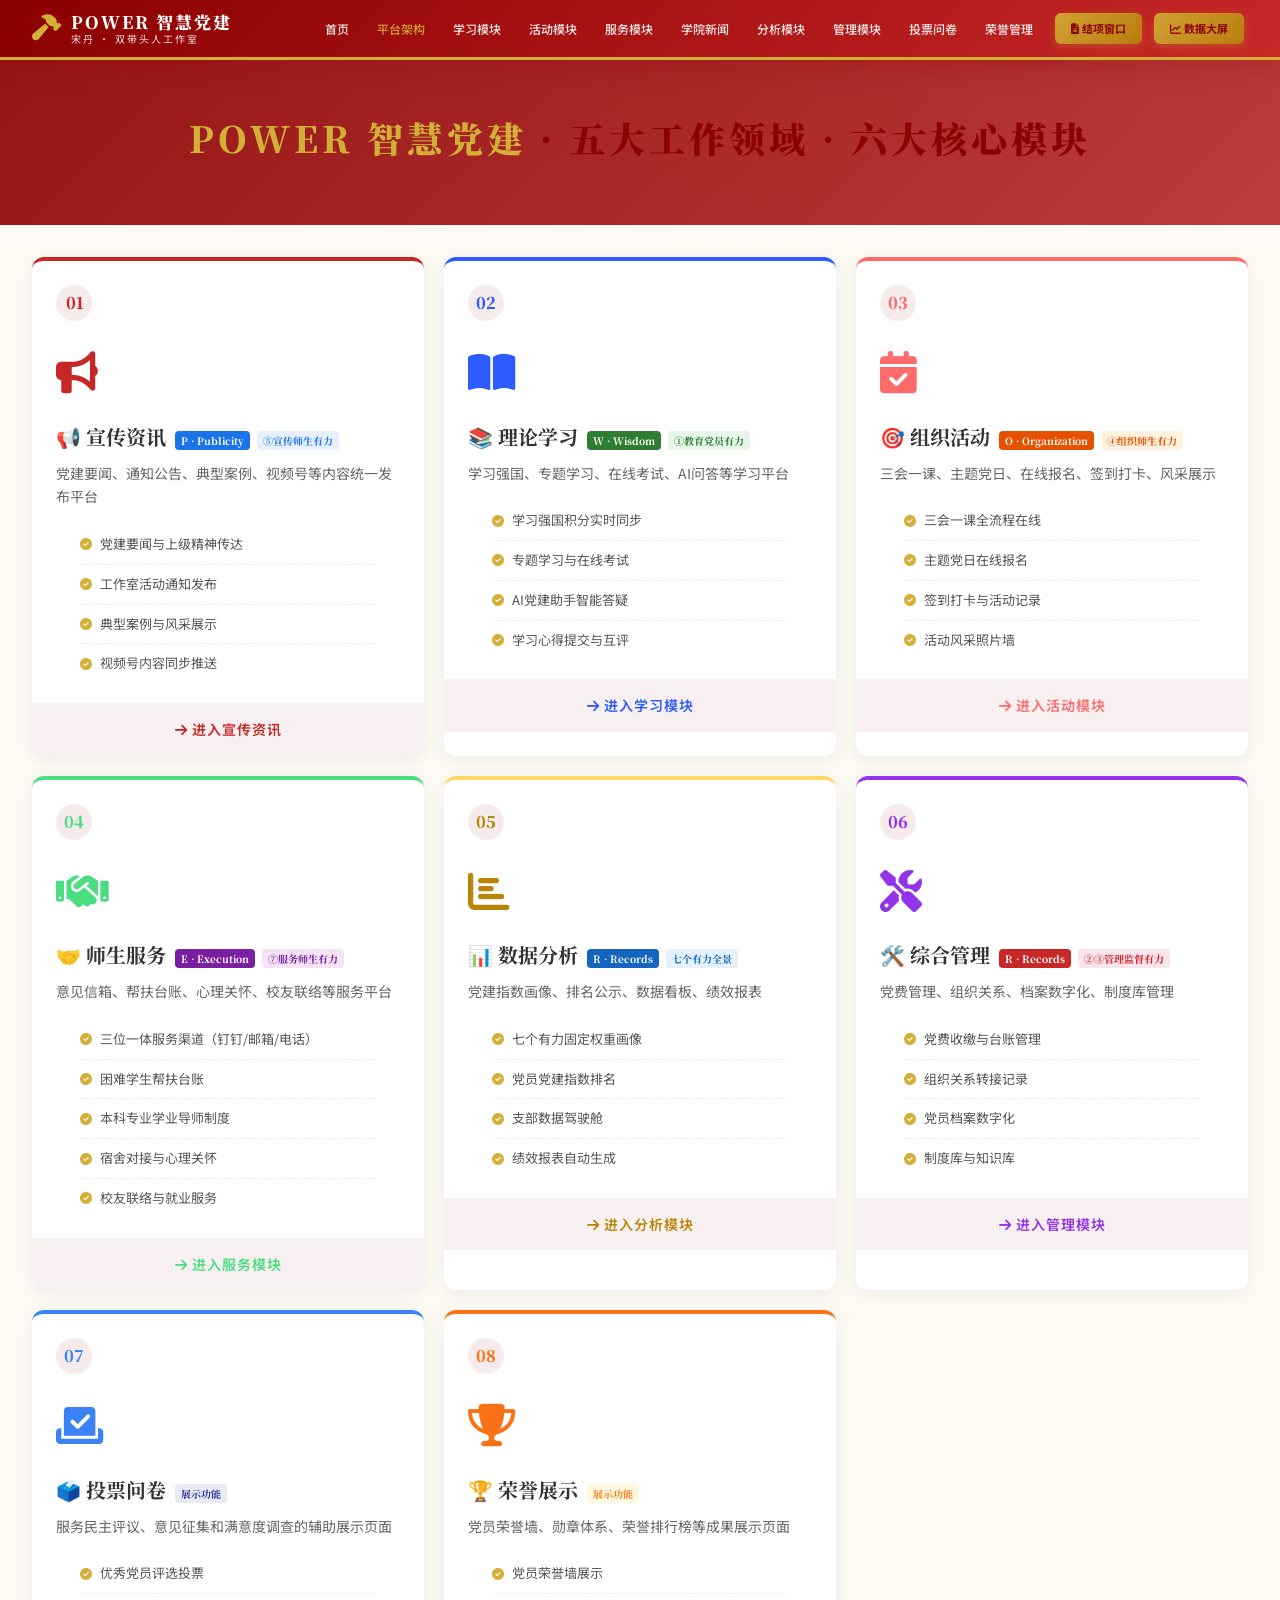
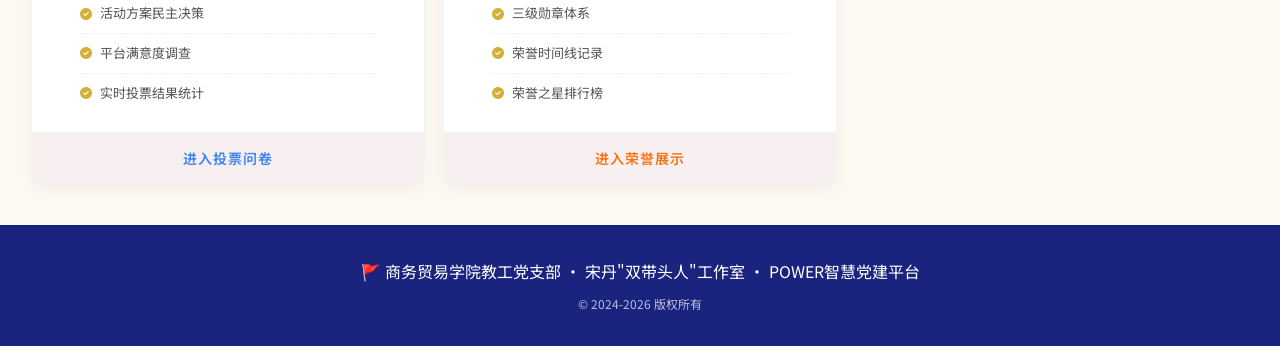
<file: modules.html>
<!DOCTYPE html>
<html lang="zh-CN">
<head>
<meta charset="UTF-8">
<meta name="viewport" content="width=device-width, initial-scale=1.0">
<title>POWER 智慧党建 · 平台架构</title>
<link href="https://fonts.googleapis.com/css2?family=Noto+Serif+SC:wght@400;700;900&family=Noto+Sans+SC:wght@300;400;500;700&display=swap" rel="stylesheet">
<link rel="stylesheet" href="https://cdnjs.cloudflare.com/ajax/libs/font-awesome/6.4.0/css/all.min.css">
<link rel="stylesheet" href="common.css">
<style>
.menu a:hover{color:var(--gold);}
.menu .btn-gold{background:linear-gradient(135deg,var(--gold),#B8860B);color:#5a3a00;padding:8px 20px;border-radius:6px;font-weight:700;font-size:13px;}
.menu .btn-gold:hover{background:linear-gradient(135deg,var(--gold-light),var(--gold));}
.hero{background:linear-gradient(135deg,rgba(139,0,0,0.92),rgba(178,34,34,0.88)),radial-gradient(circle at 60% 30%,rgba(212,175,55,0.15),transparent 50%);color:#fff;padding:44px 32px;text-align:center;}
.hero h1{font-family:'Noto Serif SC';font-size:36px;font-weight:900;margin-bottom:12px;letter-spacing:4px;}
.hero h1 .mark{color:var(--gold);}
.hero p{font-size:15px;opacity:0.85;max-width:800px;margin:0 auto;line-height:1.8;}
.mod-grid{max-width:1400px;margin:32px auto;padding:0 32px;display:grid;grid-template-columns:repeat(3,1fr);gap:20px;}
.mod-card{background:#fff;border-radius:12px;overflow:hidden;box-shadow:0 4px 20px rgba(0,0,0,0.06);transition:all .3s;border-top:4px solid var(--red-main);}
.mod-card:hover{transform:translateY(-6px);box-shadow:0 12px 32px rgba(139,0,0,0.12);}
.mod-card .mod-header{padding:24px 24px 0;}
.mod-card .num{display:inline-block;width:36px;height:36px;line-height:36px;text-align:center;background:rgba(139,0,0,0.08);color:var(--red-main);border-radius:50%;font-family:'Noto Serif SC';font-weight:900;font-size:16px;margin-bottom:12px;}
.mod-card .mod-icon{font-size:42px;color:var(--red-main);margin-bottom:12px;}
.mod-card h3{font-family:'Noto Serif SC';font-size:20px;color:#333;margin-bottom:8px;}
.mod-card .desc{font-size:14px;color:#666;line-height:1.7;margin-bottom:16px;}
.mod-card .features{list-style:none;padding:0 24px 20px;}
.mod-card .features li{padding:8px 0;font-size:13px;color:#555;border-bottom:1px dashed #eee;display:flex;align-items:center;gap:8px;}
.mod-card .features li:last-child{border-bottom:none;}
.mod-card .features li i{color:var(--gold);font-size:12px;}
.mod-card .cta{display:block;background:rgba(139,0,0,0.06);color:var(--red-main);text-decoration:none;padding:14px 24px;text-align:center;font-weight:600;font-size:14px;transition:all .3s;letter-spacing:1px;}
.mod-card .cta:hover{background:var(--red-main);color:#fff;}
.mod-card.learning{border-top-color:#2E5BFF;}
.mod-card.learning .mod-icon,.mod-card.learning .num,.mod-card.learning .cta{color:#2E5BFF;}
.mod-card.learning .cta:hover{background:#2E5BFF;}
.mod-card.activity{border-top-color:#FF6B6B;}
.mod-card.activity .mod-icon,.mod-card.activity .num,.mod-card.activity .cta{color:#FF6B6B;}
.mod-card.activity .cta:hover{background:#FF6B6B;}
.mod-card.service{border-top-color:#4ADE80;}
.mod-card.service .mod-icon,.mod-card.service .num,.mod-card.service .cta{color:#4ADE80;}
.mod-card.service .cta:hover{background:#4ADE80;}
.mod-card.analysis{border-top-color:#FFD966;}
.mod-card.analysis .mod-icon,.mod-card.analysis .num,.mod-card.analysis .cta{color:#B8860B;}
.mod-card.analysis .cta:hover{background:#B8860B;}
.mod-card.management{border-top-color:#9333EA;}
.mod-card.management .mod-icon,.mod-card.management .num,.mod-card.management .cta{color:#9333EA;}
.mod-card.management .cta:hover{background:#9333EA;}
footer{background:var(--navy);color:#fff;padding:32px 32px;margin-top:40px;text-align:center;}
footer a{color:var(--gold);text-decoration:none;}
@media(max-width:1024px){.mod-grid{grid-template-columns:repeat(2,1fr);}}
@media(max-width:640px){.mod-grid{grid-template-columns:1fr;}.menu{gap:12px;font-size:12px;}.hero h1{font-size:28px;}}
</style>
</head>
<body>
<nav>
  <div class="nav-wrap">
    <a class="logo" href="index.html">
      <i class="fas fa-hammer"></i>
      <div class="logo-text"><div class="t1">POWER 智慧党建</div><div class="t2">宋丹 · 双带头人工作室</div></div>
    </a>
    <div class="menu">
      <a href="index.html">首页</a>
      <a href="modules.html" style="color:var(--gold);">平台架构</a>
      <a href="learning.html">学习模块</a>
      <a href="activity.html">活动模块</a>
      <a href="service.html">服务模块</a>
      <a href="news.html">学院新闻</a>
      <a href="analysis.html">分析模块</a>
      <a href="management.html">管理模块</a>
      <a href="vote.html">投票问卷</a>
      <a href="honor.html">荣誉管理</a>
      <a href="conclusion.html" class="btn-gold"><i class="fas fa-file-alt"></i> 结项窗口</a>
      <a href="dashboard.html" target="_blank" class="btn-gold"><i class="fas fa-chart-line"></i> 数据大屏</a>
    </div>
  </div>
</nav>
<div class="hero">
  <h1><span class="mark">POWER 智慧党建</span> · 五大工作领域 · 六大核心模块</h1>
</div>
<div class="mod-grid">
  <div class="mod-card">
    <div class="mod-header">
      <span class="num">01</span>
      <div class="mod-icon"><i class="fas fa-bullhorn"></i></div>
      <h3>📢 宣传资讯 <span style="font-size:10px;background:#1a73e8;color:#fff;padding:2px 6px;border-radius:4px;margin-left:4px;font-weight:700;">P · Publicity</span> <span style="font-size:10px;background:#E8F0FE;color:#1a73e8;padding:2px 6px;border-radius:4px;margin-left:2px;">⑤宣传师生有力</span></h3>
      <p class="desc">党建要闻、通知公告、典型案例、视频号等内容统一发布平台</p>
      <ul class="features">
        <li><i class="fas fa-check-circle"></i> 党建要闻与上级精神传达</li>
        <li><i class="fas fa-check-circle"></i> 工作室活动通知发布</li>
        <li><i class="fas fa-check-circle"></i> 典型案例与风采展示</li>
        <li><i class="fas fa-check-circle"></i> 视频号内容同步推送</li>
      </ul>
    </div>
    <a href="news.html" class="cta"><i class="fas fa-arrow-right"></i> 进入宣传资讯</a>
  </div>
  <div class="mod-card learning">
    <div class="mod-header">
      <span class="num">02</span>
      <div class="mod-icon"><i class="fas fa-book-open"></i></div>
      <h3>📚 理论学习 <span style="font-size:10px;background:#2E7D32;color:#fff;padding:2px 6px;border-radius:4px;margin-left:4px;font-weight:700;">W · Wisdom</span> <span style="font-size:10px;background:#E8F5E9;color:#2E7D32;padding:2px 6px;border-radius:4px;margin-left:2px;">①教育党员有力</span></h3>
      <p class="desc">学习强国、专题学习、在线考试、AI问答等学习平台</p>
      <ul class="features">
        <li><i class="fas fa-check-circle"></i> 学习强国积分实时同步</li>
        <li><i class="fas fa-check-circle"></i> 专题学习与在线考试</li>
        <li><i class="fas fa-check-circle"></i> AI党建助手智能答疑</li>
        <li><i class="fas fa-check-circle"></i> 学习心得提交与互评</li>
      </ul>
    </div>
    <a href="learning.html" class="cta"><i class="fas fa-arrow-right"></i> 进入学习模块</a>
  </div>
  <div class="mod-card activity">
    <div class="mod-header">
      <span class="num">03</span>
      <div class="mod-icon"><i class="fas fa-calendar-check"></i></div>
      <h3>🎯 组织活动 <span style="font-size:10px;background:#E65100;color:#fff;padding:2px 6px;border-radius:4px;margin-left:4px;font-weight:700;">O · Organization</span> <span style="font-size:10px;background:#FFF3E0;color:#E65100;padding:2px 6px;border-radius:4px;margin-left:2px;">④组织师生有力</span></h3>
      <p class="desc">三会一课、主题党日、在线报名、签到打卡、风采展示</p>
      <ul class="features">
        <li><i class="fas fa-check-circle"></i> 三会一课全流程在线</li>
        <li><i class="fas fa-check-circle"></i> 主题党日在线报名</li>
        <li><i class="fas fa-check-circle"></i> 签到打卡与活动记录</li>
        <li><i class="fas fa-check-circle"></i> 活动风采照片墙</li>
      </ul>
    </div>
    <a href="activity.html" class="cta"><i class="fas fa-arrow-right"></i> 进入活动模块</a>
  </div>
  <div class="mod-card service">
    <div class="mod-header">
      <span class="num">04</span>
      <div class="mod-icon"><i class="fas fa-handshake"></i></div>
      <h3>🤝 师生服务 <span style="font-size:10px;background:#7B1FA2;color:#fff;padding:2px 6px;border-radius:4px;margin-left:4px;font-weight:700;">E · Execution</span> <span style="font-size:10px;background:#F3E5F5;color:#7B1FA2;padding:2px 6px;border-radius:4px;margin-left:2px;">⑦服务师生有力</span></h3>
      <p class="desc">意见信箱、帮扶台账、心理关怀、校友联络等服务平台</p>
      <ul class="features">
        <li><i class="fas fa-check-circle"></i> 三位一体服务渠道（钉钉/邮箱/电话）</li>
        <li><i class="fas fa-check-circle"></i> 困难学生帮扶台账</li>
        <li><i class="fas fa-check-circle"></i> 本科专业学业导师制度</li>
        <li><i class="fas fa-check-circle"></i> 宿舍对接与心理关怀</li>
        <li><i class="fas fa-check-circle"></i> 校友联络与就业服务</li>
      </ul>
    </div>
    <a href="service_detail.html" class="cta"><i class="fas fa-arrow-right"></i> 进入服务模块</a>
  </div>
  <div class="mod-card analysis">
    <div class="mod-header">
      <span class="num">05</span>
      <div class="mod-icon"><i class="fas fa-chart-bar"></i></div>
      <h3>📊 数据分析 <span style="font-size:10px;background:#1565C0;color:#fff;padding:2px 6px;border-radius:4px;margin-left:4px;font-weight:700;">R · Records</span> <span style="font-size:10px;background:#E3F2FD;color:#1565C0;padding:2px 6px;border-radius:4px;margin-left:2px;">七个有力全景</span></h3>
      <p class="desc">党建指数画像、排名公示、数据看板、绩效报表</p>
      <ul class="features">
        <li><i class="fas fa-check-circle"></i> 七个有力固定权重画像</li>
        <li><i class="fas fa-check-circle"></i> 党员党建指数排名</li>
        <li><i class="fas fa-check-circle"></i> 支部数据驾驶舱</li>
        <li><i class="fas fa-check-circle"></i> 绩效报表自动生成</li>
      </ul>
    </div>
    <a href="analysis.html" class="cta"><i class="fas fa-arrow-right"></i> 进入分析模块</a>
  </div>
  <div class="mod-card management">
    <div class="mod-header">
      <span class="num">06</span>
      <div class="mod-icon"><i class="fas fa-tools"></i></div>
      <h3>🛠️ 综合管理 <span style="font-size:10px;background:#C62828;color:#fff;padding:2px 6px;border-radius:4px;margin-left:4px;font-weight:700;">R · Records</span> <span style="font-size:10px;background:#FCE4EC;color:#C62828;padding:2px 6px;border-radius:4px;margin-left:2px;">②③管理监督有力</span></h3>
      <p class="desc">党费管理、组织关系、档案数字化、制度库管理</p>
      <ul class="features">
        <li><i class="fas fa-check-circle"></i> 党费收缴与台账管理</li>
        <li><i class="fas fa-check-circle"></i> 组织关系转接记录</li>
        <li><i class="fas fa-check-circle"></i> 党员档案数字化</li>
        <li><i class="fas fa-check-circle"></i> 制度库与知识库</li>
      </ul>
    </div>
    <a href="management.html" class="cta"><i class="fas fa-arrow-right"></i> 进入管理模块</a>
  </div>
  <div class="mod-card" style="border-top-color:#3B82F6;">
    <div class="mod-header">
      <span class="num" style="color:#3B82F6;">07</span>
      <div class="mod-icon" style="color:#3B82F6;"><i class="fas fa-vote-yea"></i></div>
      <h3>🗳️ 投票问卷 <span style="font-size:10px;background:#E8EAF6;color:#283593;padding:2px 6px;border-radius:4px;margin-left:4px;">展示功能</span></h3>
      <p class="desc">服务民主评议、意见征集和满意度调查的辅助展示页面</p>
      <ul class="features">
        <li><i class="fas fa-check-circle"></i> 优秀党员评选投票</li>
        <li><i class="fas fa-check-circle"></i> 活动方案民主决策</li>
        <li><i class="fas fa-check-circle"></i> 平台满意度调查</li>
        <li><i class="fas fa-check-circle"></i> 实时投票结果统计</li>
      </ul>
    </div>
    <a href="vote.html" class="cta" style="color:#3B82F6;">进入投票问卷</a>
  </div>
  <div class="mod-card" style="border-top-color:#F97316;">
    <div class="mod-header">
      <span class="num" style="color:#F97316;">08</span>
      <div class="mod-icon" style="color:#F97316;"><i class="fas fa-trophy"></i></div>
      <h3>🏆 荣誉展示 <span style="font-size:10px;background:#FFF8E1;color:#F57F17;padding:2px 6px;border-radius:4px;margin-left:4px;">展示功能</span></h3>
      <p class="desc">党员荣誉墙、勋章体系、荣誉排行榜等成果展示页面</p>
      <ul class="features">
        <li><i class="fas fa-check-circle"></i> 党员荣誉墙展示</li>
        <li><i class="fas fa-check-circle"></i> 三级勋章体系</li>
        <li><i class="fas fa-check-circle"></i> 荣誉时间线记录</li>
        <li><i class="fas fa-check-circle"></i> 荣誉之星排行榜</li>
      </ul>
    </div>
    <a href="honor.html" class="cta" style="color:#F97316;">进入荣誉展示</a>
  </div>
</div>
<footer>
  <div>🚩 商务贸易学院教工党支部 · 宋丹"双带头人"工作室 · POWER智慧党建平台</div>
  <div style="margin-top:8px;font-size:12px;opacity:0.7;">© 2024-2026 版权所有</div>
</footer>
</body>
</html>
</file>
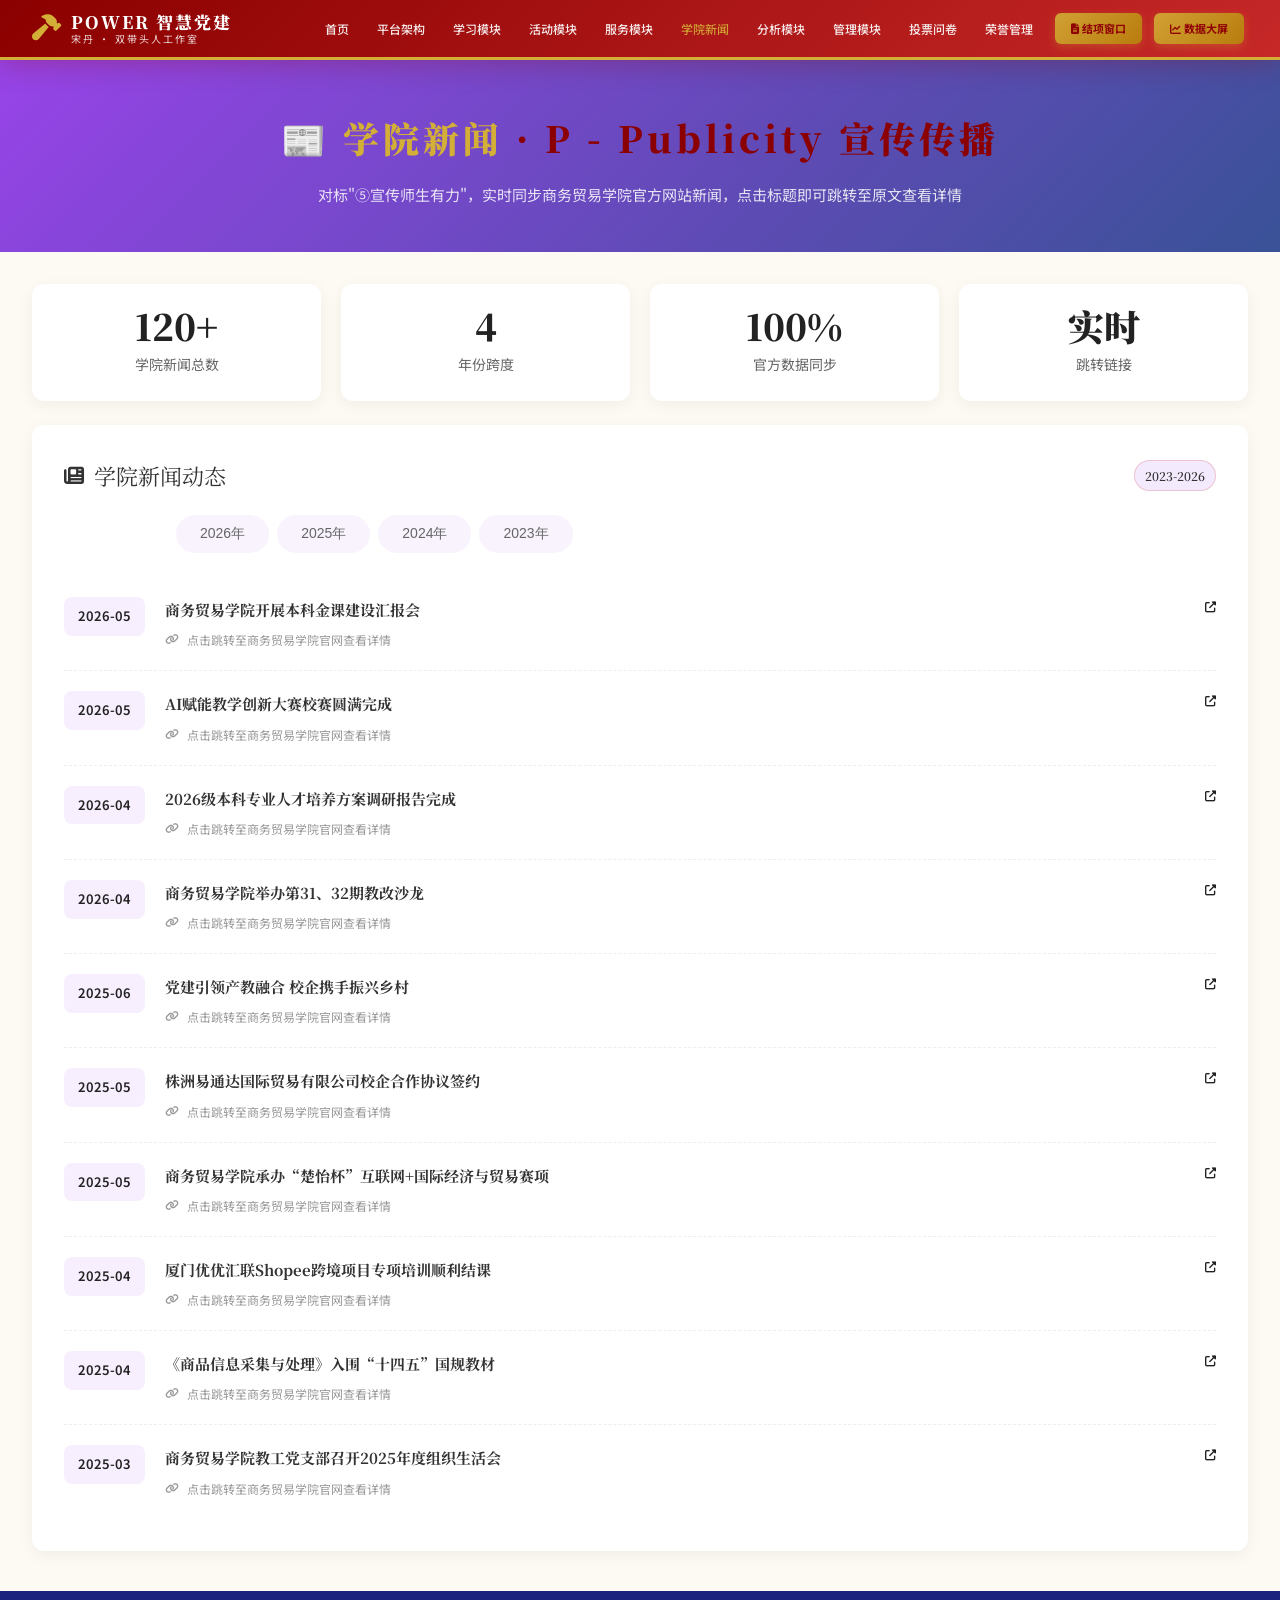
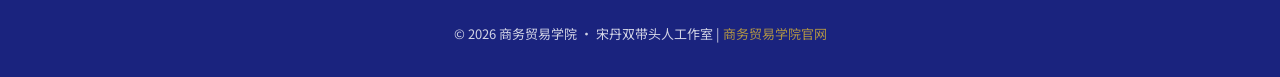
<file: news.html>
<!DOCTYPE html>
<html lang="zh-CN">
<head>
<meta charset="UTF-8">
<meta name="viewport" content="width=device-width, initial-scale=1.0">
<title>POWER 智慧党建 · 学院新闻</title>
<link href="https://fonts.googleapis.com/css2?family=Noto+Serif+SC:wght@400;700;900&family=Noto+Sans+SC:wght@300;400;500;700&display=swap" rel="stylesheet">
<link rel="stylesheet" href="https://cdnjs.cloudflare.com/ajax/libs/font-awesome/6.4.0/css/all.min.css">
<link rel="stylesheet" href="common.css">
<style>
.menu a:hover{color:var(--gold);}
.menu .btn-gold{background:linear-gradient(135deg,var(--gold),#B8860B);color:#5a3a00;padding:8px 20px;border-radius:6px;font-weight:700;font-size:13px;}
.menu .btn-gold:hover{background:linear-gradient(135deg,var(--gold-light),var(--gold));}
.hero{background:linear-gradient(135deg,rgba(147,51,234,0.92),rgba(30,58,138,0.88)),radial-gradient(circle at 60% 30%,rgba(212,175,55,0.15),transparent 50%);color:#fff;padding:44px 32px;text-align:center;}
.hero h1{font-family:'Noto Serif SC';font-size:36px;font-weight:900;margin-bottom:12px;letter-spacing:4px;}
.hero h1 .mark{color:var(--gold);}
.hero p{font-size:15px;opacity:0.85;max-width:800px;margin:0 auto;line-height:1.8;}
.container{max-width:1400px;margin:32px auto;padding:0 32px;}
.stats-row{display:grid;grid-template-columns:repeat(4,1fr);gap:20px;margin-bottom:24px;}
.stat-card{background:#fff;border-radius:12px;padding:24px;text-align:center;box-shadow:0 4px 16px rgba(0,0,0,0.05);border-left:4px solid var(--purple);}
.stat-card .num{font-family:'Noto Serif SC';font-size:36px;font-weight:900;color:var(--purple);line-height:1;}
.stat-card .label{font-size:14px;color:#666;margin-top:8px;}
.section{background:#fff;border-radius:12px;padding:32px;margin-bottom:24px;box-shadow:0 4px 16px rgba(0,0,0,0.05);}
.section-title{font-family:'Noto Serif SC';font-size:22px;color:#333;margin-bottom:20px;display:flex;align-items:center;gap:10px;}
.section-title i{color:var(--purple);font-size:20px;}
.section-title .badge{background:rgba(147,51,234,0.1);color:var(--purple);font-size:12px;padding:4px 10px;border-radius:20px;font-weight:600;margin-left:auto;}
.year-tabs{display:flex;gap:8px;margin-bottom:24px;flex-wrap:wrap;}
.year-tabs button{padding:10px 24px;border:none;border-radius:24px;background:rgba(147,51,234,0.06);color:#666;font-size:14px;font-weight:500;cursor:pointer;transition:all .3s;}
.year-tabs button.active{background:linear-gradient(135deg,var(--purple),#7E22CE);color:#fff;}
.year-tabs button:hover{background:rgba(147,51,234,0.12);}
.news-list{list-style:none;}
.news-list li{padding:20px 0;border-bottom:1px dashed #eee;display:flex;gap:20px;align-items:flex-start;transition:all .3s;}
.news-list li:hover{background:rgba(147,51,234,0.03);padding-left:10px;}
.news-list li:last-child{border-bottom:none;}
.news-list .date{background:rgba(147,51,234,0.08);color:var(--purple);padding:8px 14px;border-radius:8px;font-size:13px;font-weight:600;white-space:nowrap;flex-shrink:0;}
.news-list .content{flex:1;}
.news-list .content a{text-decoration:none;color:#333;display:block;}
.news-list .content h4{font-size:15px;color:#333;margin-bottom:6px;transition:all .3s;}
.news-list .content a:hover h4{color:var(--purple);}
.news-list .content .source{font-size:12px;color:#999;display:flex;align-items:center;gap:8px;}
.news-list .content .source i{font-size:11px;}
.news-list .external{font-size:11px;color:var(--purple);flex-shrink:0;}
footer{background:var(--navy);color:#fff;padding:32px 32px;margin-top:40px;text-align:center;}
footer a{color:var(--gold);text-decoration:none;}
@media(max-width:1024px){.stats-row{grid-template-columns:repeat(2,1fr);}}
@media(max-width:640px){.stats-row{grid-template-columns:1fr;}.menu{gap:12px;font-size:12px;}.hero h1{font-size:28px;}.news-list li{flex-direction:column;}.news-list .date{white-space:normal;width:fit-content;}}
</style>
</head>
<body>
<nav>
  <div class="nav-wrap">
    <a class="logo" href="index.html">
      <i class="fas fa-hammer"></i>
      <div class="logo-text"><div class="t1">POWER 智慧党建</div><div class="t2">宋丹 · 双带头人工作室</div></div>
    </a>
    <div class="menu">
      <a href="index.html">首页</a>
      <a href="modules.html">平台架构</a>
      <a href="learning.html">学习模块</a>
      <a href="activity.html">活动模块</a>
      <a href="service.html">服务模块</a>
      <a href="news.html" style="color:var(--gold);">学院新闻</a>
      <a href="analysis.html">分析模块</a>
      <a href="management.html">管理模块</a>
      <a href="vote.html">投票问卷</a>
      <a href="honor.html">荣誉管理</a>
      <a href="conclusion.html" class="btn-gold"><i class="fas fa-file-alt"></i> 结项窗口</a>
      <a href="dashboard.html" target="_blank" class="btn-gold"><i class="fas fa-chart-line"></i> 数据大屏</a>
    </div>
  </div>
</nav>
<div class="hero">
  <h1><span class="mark">📰 学院新闻</span> · P - Publicity 宣传传播</h1>
  <p>对标"⑤宣传师生有力"，实时同步商务贸易学院官方网站新闻，点击标题即可跳转至原文查看详情</p>
</div>
<div class="container">
  <div class="stats-row">
    <div class="stat-card"><div class="num">120+</div><div class="label">学院新闻总数</div></div>
    <div class="stat-card"><div class="num">4</div><div class="label">年份跨度</div></div>
    <div class="stat-card"><div class="num">100%</div><div class="label">官方数据同步</div></div>
    <div class="stat-card"><div class="num">实时</div><div class="label">跳转链接</div></div>
  </div>
  <div class="section">
    <div class="section-title"><i class="fas fa-newspaper"></i> 学院新闻动态 <span class="badge">2023-2026</span></div>
    <div class="year-tabs">
      <button class="active" onclick="filterYear('all')">全部年份</button>
      <button onclick="filterYear('2026')">2026年</button>
      <button onclick="filterYear('2025')">2025年</button>
      <button onclick="filterYear('2024')">2024年</button>
      <button onclick="filterYear('2023')">2023年</button>
    </div>
    <ul class="news-list" id="newsList">
      <li data-year="2026"><span class="date">2026-05</span><div class="content"><a href="https://swmy.hnae.edu.cn" target="_blank"><h4>商务贸易学院开展本科金课建设汇报会</h4></a><div class="source"><i class="fas fa-link"></i> 点击跳转至商务贸易学院官网查看详情</div></div><span class="external"><i class="fas fa-external-link-alt"></i></span></li>
      <li data-year="2026"><span class="date">2026-05</span><div class="content"><a href="https://swmy.hnae.edu.cn" target="_blank"><h4>AI赋能教学创新大赛校赛圆满完成</h4></a><div class="source"><i class="fas fa-link"></i> 点击跳转至商务贸易学院官网查看详情</div></div><span class="external"><i class="fas fa-external-link-alt"></i></span></li>
      <li data-year="2026"><span class="date">2026-04</span><div class="content"><a href="https://swmy.hnae.edu.cn" target="_blank"><h4>2026级本科专业人才培养方案调研报告完成</h4></a><div class="source"><i class="fas fa-link"></i> 点击跳转至商务贸易学院官网查看详情</div></div><span class="external"><i class="fas fa-external-link-alt"></i></span></li>
      <li data-year="2026"><span class="date">2026-04</span><div class="content"><a href="https://swmy.hnae.edu.cn" target="_blank"><h4>商务贸易学院举办第31、32期教改沙龙</h4></a><div class="source"><i class="fas fa-link"></i> 点击跳转至商务贸易学院官网查看详情</div></div><span class="external"><i class="fas fa-external-link-alt"></i></span></li>
      <li data-year="2025"><span class="date">2025-06</span><div class="content"><a href="https://swmy.hnae.edu.cn" target="_blank"><h4>党建引领产教融合 校企携手振兴乡村</h4></a><div class="source"><i class="fas fa-link"></i> 点击跳转至商务贸易学院官网查看详情</div></div><span class="external"><i class="fas fa-external-link-alt"></i></span></li>
      <li data-year="2025"><span class="date">2025-05</span><div class="content"><a href="https://swmy.hnae.edu.cn" target="_blank"><h4>株洲易通达国际贸易有限公司校企合作协议签约</h4></a><div class="source"><i class="fas fa-link"></i> 点击跳转至商务贸易学院官网查看详情</div></div><span class="external"><i class="fas fa-external-link-alt"></i></span></li>
      <li data-year="2025"><span class="date">2025-05</span><div class="content"><a href="https://swmy.hnae.edu.cn" target="_blank"><h4>商务贸易学院承办“楚怡杯”互联网+国际经济与贸易赛项</h4></a><div class="source"><i class="fas fa-link"></i> 点击跳转至商务贸易学院官网查看详情</div></div><span class="external"><i class="fas fa-external-link-alt"></i></span></li>
      <li data-year="2025"><span class="date">2025-04</span><div class="content"><a href="https://swmy.hnae.edu.cn" target="_blank"><h4>厦门优优汇联Shopee跨境项目专项培训顺利结课</h4></a><div class="source"><i class="fas fa-link"></i> 点击跳转至商务贸易学院官网查看详情</div></div><span class="external"><i class="fas fa-external-link-alt"></i></span></li>
      <li data-year="2025"><span class="date">2025-04</span><div class="content"><a href="https://swmy.hnae.edu.cn" target="_blank"><h4>《商品信息采集与处理》入围“十四五”国规教材</h4></a><div class="source"><i class="fas fa-link"></i> 点击跳转至商务贸易学院官网查看详情</div></div><span class="external"><i class="fas fa-external-link-alt"></i></span></li>
      <li data-year="2025"><span class="date">2025-03</span><div class="content"><a href="https://swmy.hnae.edu.cn" target="_blank"><h4>商务贸易学院教工党支部召开2025年度组织生活会</h4></a><div class="source"><i class="fas fa-link"></i> 点击跳转至商务贸易学院官网查看详情</div></div><span class="external"><i class="fas fa-external-link-alt"></i></span></li>
    </ul>
  </div>
</div>
<script>
function filterYear(year) {
  var items = document.querySelectorAll('#newsList li');
  var buttons = document.querySelectorAll('.year-tabs button');
  buttons.forEach(function(btn) {
    btn.classList.remove('active');
  });
  event.target.classList.add('active');
  items.forEach(function(item) {
    if (year === 'all') {
      item.style.display = 'flex';
    } else {
      if (item.getAttribute('data-year') === year) {
        item.style.display = 'flex';
      } else {
        item.style.display = 'none';
      }
    }
  });
}
</script>
<footer>
  <p>© 2026 商务贸易学院 · 宋丹双带头人工作室 | <a href="https://swmy.hnae.edu.cn" target="_blank">商务贸易学院官网</a></p>
</footer>
</body>
</html>
</file>
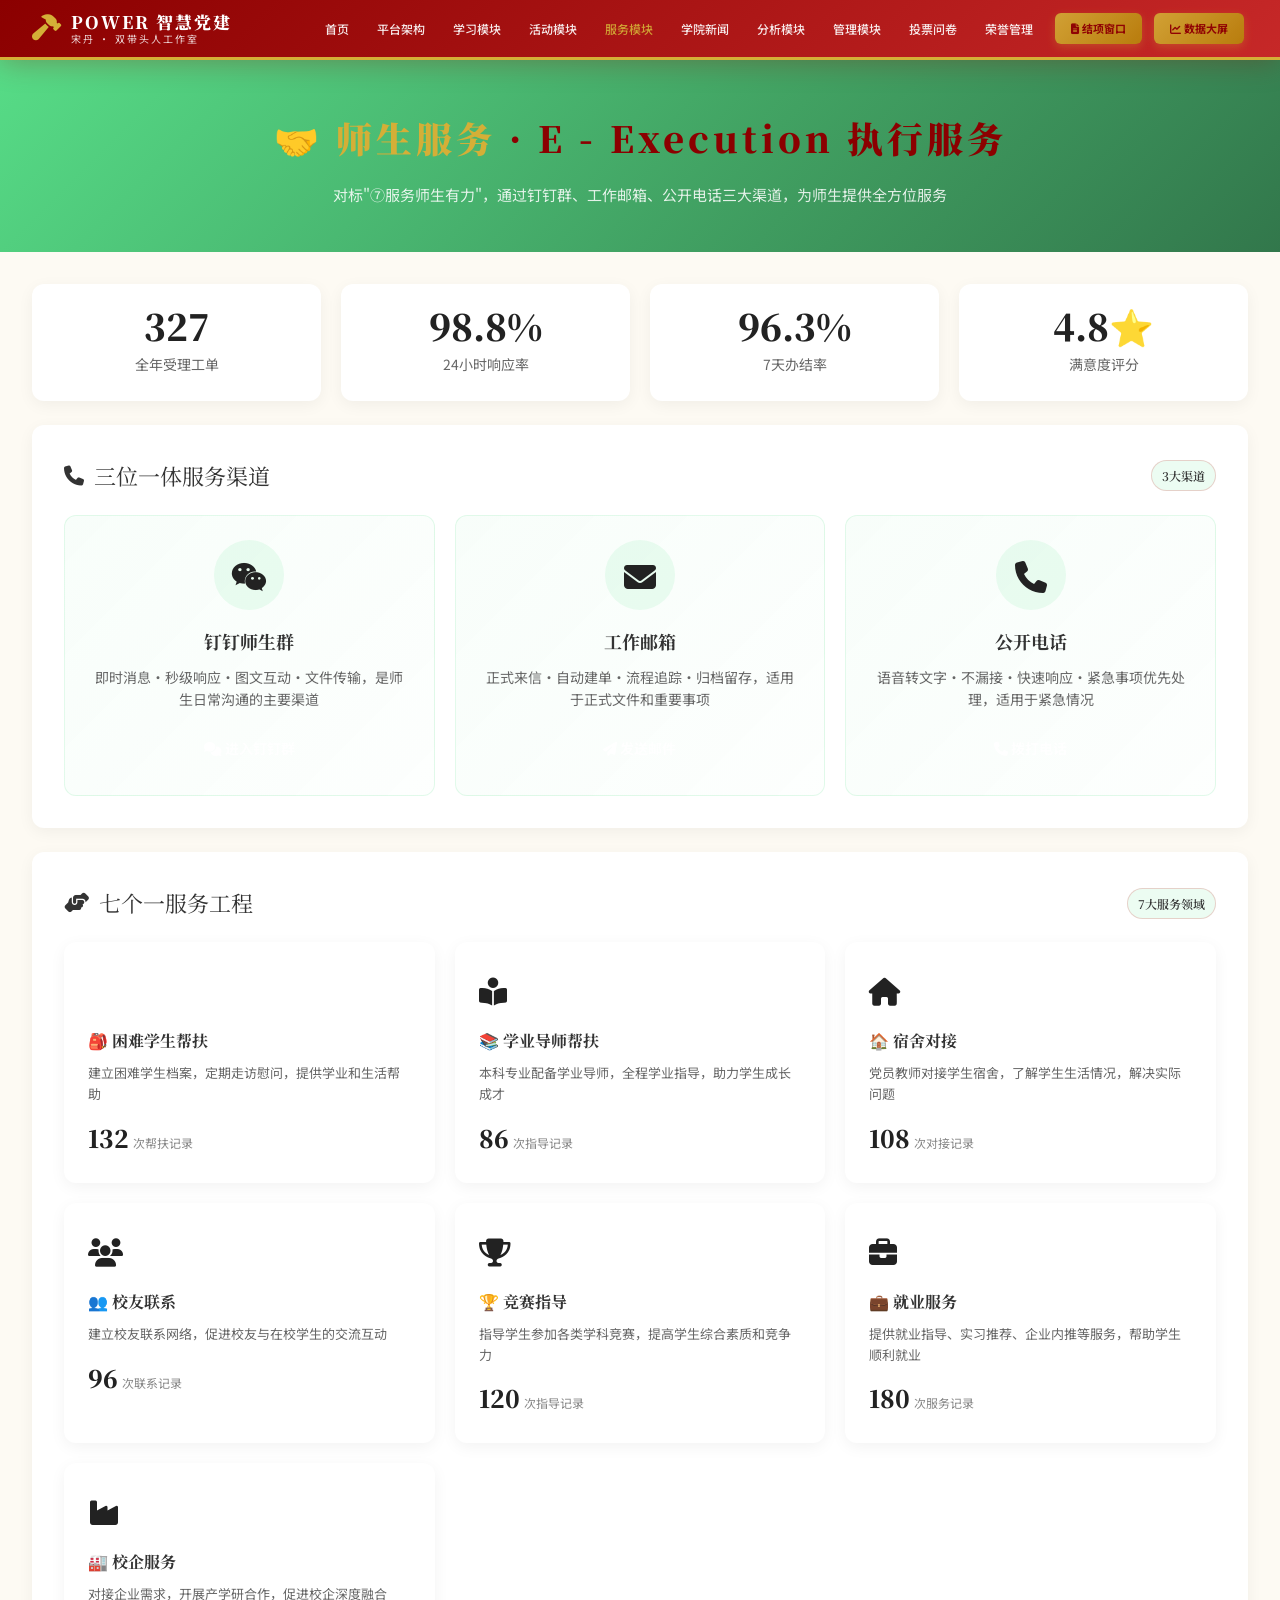
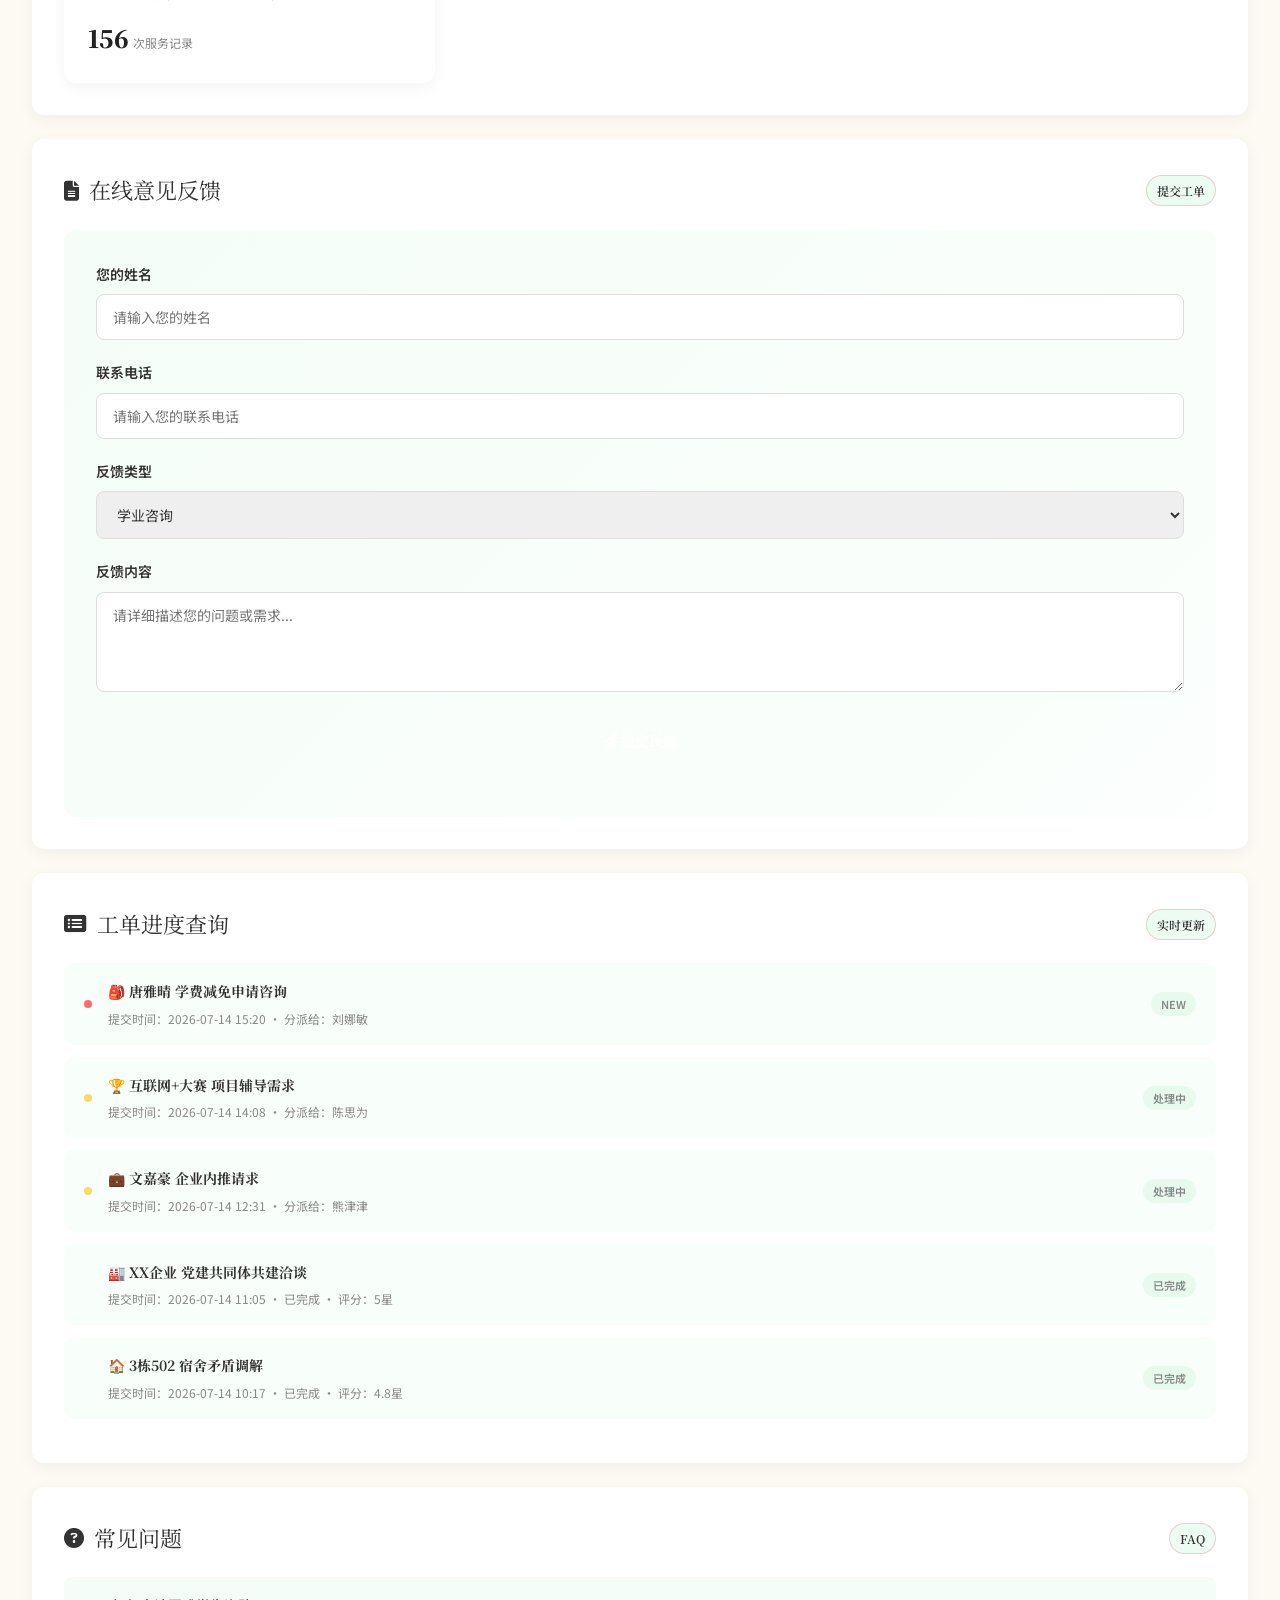
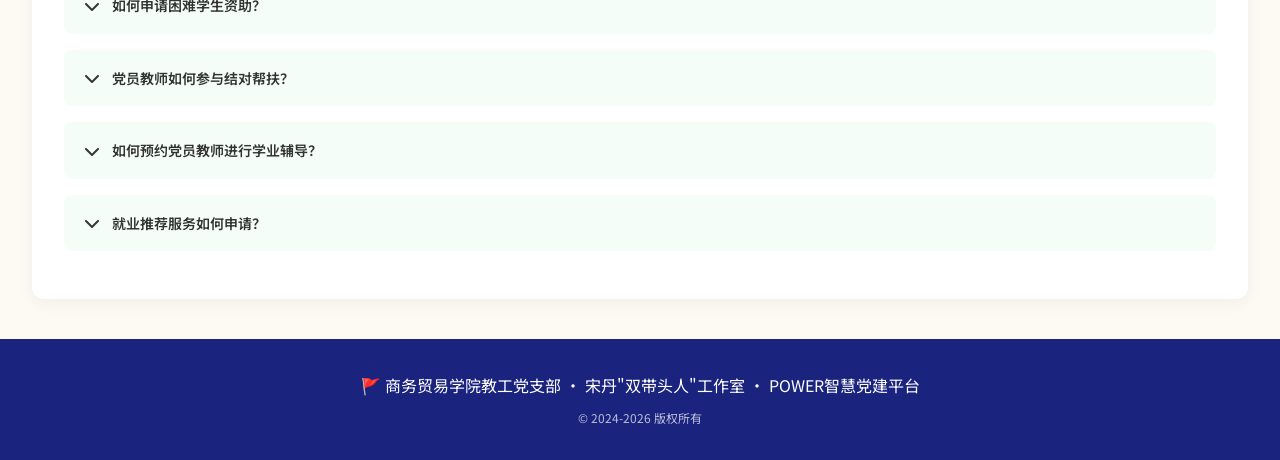
<file: service.html>
<!DOCTYPE html>
<html lang="zh-CN">
<head>
<meta charset="UTF-8">
<meta name="viewport" content="width=device-width, initial-scale=1.0">
<title>POWER 智慧党建 · 师生服务模块</title>
<link href="https://fonts.googleapis.com/css2?family=Noto+Serif+SC:wght@400;700;900&family=Noto+Sans+SC:wght@300;400;500;700&display=swap" rel="stylesheet">
<link rel="stylesheet" href="https://cdnjs.cloudflare.com/ajax/libs/font-awesome/6.4.0/css/all.min.css">
<link rel="stylesheet" href="common.css">
<style>
.menu a:hover{color:var(--gold);}
.menu .btn-gold{background:linear-gradient(135deg,var(--gold),#B8860B);color:#5a3a00;padding:8px 20px;border-radius:6px;font-weight:700;font-size:13px;}
.menu .btn-gold:hover{background:linear-gradient(135deg,var(--gold-light),var(--gold));}
.hero{background:linear-gradient(135deg,rgba(74,222,128,0.92),rgba(22,101,52,0.88)),radial-gradient(circle at 60% 30%,rgba(212,175,55,0.15),transparent 50%);color:#fff;padding:44px 32px;text-align:center;}
.hero h1{font-family:'Noto Serif SC';font-size:36px;font-weight:900;margin-bottom:12px;letter-spacing:4px;}
.hero h1 .mark{color:var(--gold);}
.hero p{font-size:15px;opacity:0.85;max-width:800px;margin:0 auto;line-height:1.8;}
.container{max-width:1400px;margin:32px auto;padding:0 32px;}
.stats-row{display:grid;grid-template-columns:repeat(4,1fr);gap:20px;margin-bottom:24px;}
.stat-card{background:#fff;border-radius:12px;padding:24px;text-align:center;box-shadow:0 4px 16px rgba(0,0,0,0.05);border-left:4px solid var(--green);}
.stat-card .num{font-family:'Noto Serif SC';font-size:36px;font-weight:900;color:var(--green);line-height:1;}
.stat-card .label{font-size:14px;color:#666;margin-top:8px;}
.section{background:#fff;border-radius:12px;padding:32px;margin-bottom:24px;box-shadow:0 4px 16px rgba(0,0,0,0.05);}
.section-title{font-family:'Noto Serif SC';font-size:22px;color:#333;margin-bottom:20px;display:flex;align-items:center;gap:10px;}
.section-title i{color:var(--green);font-size:20px;}
.section-title .badge{background:rgba(74,222,128,0.1);color:var(--green);font-size:12px;padding:4px 10px;border-radius:20px;font-weight:600;margin-left:auto;}
.channels-grid{display:grid;grid-template-columns:repeat(3,1fr);gap:20px;}
.channel-card{background:linear-gradient(135deg,rgba(74,222,128,0.04),rgba(74,222,128,0.01));border:1px solid rgba(74,222,128,0.15);border-radius:12px;padding:24px;text-align:center;transition:all .3s;}
.channel-card:hover{transform:translateY(-4px);box-shadow:0 8px 24px rgba(74,222,128,0.12);}
.channel-card .icon{width:70px;height:70px;line-height:70px;margin:0 auto 16px;border-radius:50%;background:rgba(74,222,128,0.1);font-size:32px;color:var(--green);}
.channel-card h3{font-family:'Noto Serif SC';font-size:18px;color:#333;margin-bottom:8px;}
.channel-card p{font-size:14px;color:#666;line-height:1.6;margin-bottom:16px;}
.channel-card .btn{display:inline-block;background:var(--green);color:#fff;padding:10px 24px;border-radius:20px;text-decoration:none;font-size:14px;font-weight:600;transition:all .3s;}
.channel-card .btn:hover{background:#166534;}
.service-grid{display:grid;grid-template-columns:repeat(3,1fr);gap:20px;}
.service-card{background:#fff;border-radius:12px;padding:24px;border-top:4px solid var(--green);box-shadow:0 4px 16px rgba(0,0,0,0.05);transition:all .3s;}
.service-card:hover{transform:translateY(-4px);box-shadow:0 8px 24px rgba(0,0,0,0.1);}
.service-card .icon{font-size:28px;color:var(--green);margin-bottom:12px;}
.service-card h3{font-family:'Noto Serif SC';font-size:16px;color:#333;margin-bottom:8px;}
.service-card p{font-size:13px;color:#666;line-height:1.6;margin-bottom:12px;}
.service-card .count{font-family:'Noto Serif SC';font-size:24px;font-weight:900;color:var(--green);}
.service-card .count-label{font-size:12px;color:#888;}
.form-section{background:linear-gradient(135deg,rgba(74,222,128,0.06),rgba(74,222,128,0.02));border-radius:12px;padding:32px;}
.form-group{margin-bottom:20px;}
.form-group label{display:block;font-size:14px;color:#333;margin-bottom:8px;font-weight:600;}
.form-group input,.form-group select,.form-group textarea{width:100%;padding:12px 16px;border:1px solid #ddd;border-radius:8px;font-size:14px;color:#333;font-family:'Noto Sans SC',sans-serif;transition:all .3s;}
.form-group input:focus,.form-group select:focus,.form-group textarea:focus{outline:none;border-color:var(--green);box-shadow:0 0 0 3px rgba(74,222,128,0.1);}
.form-group textarea{resize:vertical;min-height:100px;}
.form-group .btn{background:var(--green);color:#fff;border:none;padding:14px 32px;border-radius:8px;font-size:14px;font-weight:700;cursor:pointer;transition:all .3s;width:100%;}
.form-group .btn:hover{background:#166534;}
.ticket-list{list-style:none;}
.ticket-list li{padding:16px 20px;background:rgba(74,222,128,0.04);border-radius:10px;margin-bottom:12px;display:flex;gap:16px;align-items:center;transition:all .3s;}
.ticket-list li:hover{background:rgba(74,222,128,0.08);}
.ticket-list .status{width:8px;height:8px;border-radius:50%;}
.ticket-list .status.new{background:#FF6B6B;}
.ticket-list .status.processing{background:#FFD966;}
.ticket-list .status.done{background:var(--green);}
.ticket-list .content{flex:1;}
.ticket-list .content h4{font-size:14px;color:#333;margin-bottom:4px;}
.ticket-list .content p{font-size:12px;color:#888;}
.ticket-list .meta{font-size:12px;color:#888;text-align:right;}
.ticket-list .meta .tag{background:rgba(74,222,128,0.1);color:var(--green);padding:4px 10px;border-radius:12px;font-size:11px;font-weight:600;}
.faq-list{list-style:none;}
.faq-list li{margin-bottom:16px;}
.faq-list .question{background:rgba(74,222,128,0.06);padding:16px 20px;border-radius:8px;font-size:14px;color:#333;font-weight:600;cursor:pointer;transition:all .3s;display:flex;align-items:center;gap:12px;}
.faq-list .question:hover{background:rgba(74,222,128,0.1);}
.faq-list .question i{color:var(--green);font-size:16px;}
.faq-list .answer{padding:12px 20px 0 52px;font-size:13px;color:#666;line-height:1.7;display:none;}
.faq-list .answer.active{display:block;}
footer{background:var(--navy);color:#fff;padding:32px 32px;margin-top:40px;text-align:center;}
footer a{color:var(--gold);text-decoration:none;}
@media(max-width:1024px){.stats-row{grid-template-columns:repeat(2,1fr);}.channels-grid{grid-template-columns:1fr;}.service-grid{grid-template-columns:repeat(2,1fr);}}
@media(max-width:640px){.stats-row{grid-template-columns:1fr;}.service-grid{grid-template-columns:1fr;}.menu{gap:12px;font-size:12px;}.hero h1{font-size:28px;}}
</style>
</head>
<body>
<nav>
  <div class="nav-wrap">
    <a class="logo" href="index.html">
      <i class="fas fa-hammer"></i>
      <div class="logo-text"><div class="t1">POWER 智慧党建</div><div class="t2">宋丹 · 双带头人工作室</div></div>
    </a>
    <div class="menu">
      <a href="index.html">首页</a>
      <a href="modules.html">平台架构</a>
      <a href="learning.html">学习模块</a>
      <a href="activity.html">活动模块</a>
      <a href="service.html" style="color:var(--gold);">服务模块</a>
      <a href="news.html">学院新闻</a>
      <a href="analysis.html">分析模块</a>
      <a href="management.html">管理模块</a>
      <a href="vote.html">投票问卷</a>
      <a href="honor.html">荣誉管理</a>
      <a href="conclusion.html" class="btn-gold"><i class="fas fa-file-alt"></i> 结项窗口</a>
      <a href="dashboard.html" target="_blank" class="btn-gold"><i class="fas fa-chart-line"></i> 数据大屏</a>
    </div>
  </div>
</nav>
<div class="hero">
  <h1><span class="mark">🤝 师生服务</span> · E - Execution 执行服务</h1>
  <p>对标"⑦服务师生有力"，通过钉钉群、工作邮箱、公开电话三大渠道，为师生提供全方位服务</p>
</div>
<div class="container">
  <div class="stats-row">
    <div class="stat-card"><div class="num">327</div><div class="label">全年受理工单</div></div>
    <div class="stat-card"><div class="num">98.8%</div><div class="label">24小时响应率</div></div>
    <div class="stat-card"><div class="num">96.3%</div><div class="label">7天办结率</div></div>
    <div class="stat-card"><div class="num">4.8⭐</div><div class="label">满意度评分</div></div>
  </div>
  <div class="section">
    <div class="section-title"><i class="fas fa-phone"></i> 三位一体服务渠道 <span class="badge">3大渠道</span></div>
    <div class="channels-grid">
      <div class="channel-card">
        <div class="icon"><i class="fab fa-weixin"></i></div>
        <h3>钉钉师生群</h3>
        <p>即时消息·秒级响应·图文互动·文件传输，是师生日常沟通的主要渠道</p>
        <a href="#" class="btn"><i class="fas fa-comments"></i> 进入钉钉群</a>
      </div>
      <div class="channel-card">
        <div class="icon"><i class="fas fa-envelope"></i></div>
        <h3>工作邮箱</h3>
        <p>正式来信·自动建单·流程追踪·归档留存，适用于正式文件和重要事项</p>
        <a href="#" class="btn"><i class="fas fa-paper-plane"></i> 发送邮件</a>
      </div>
      <div class="channel-card">
        <div class="icon"><i class="fas fa-phone"></i></div>
        <h3>公开电话</h3>
        <p>语音转文字·不漏接·快速响应·紧急事项优先处理，适用于紧急情况</p>
        <a href="tel:0733-xxxxxxx" class="btn"><i class="fas fa-phone"></i> 拨打电话</a>
      </div>
    </div>
  </div>
  <div class="section">
    <div class="section-title"><i class="fas fa-hands-helping"></i> 七个一服务工程 <span class="badge">7大服务领域</span></div>
    <div class="service-grid">
      <div class="service-card"><div class="icon"><i class="fas fa-backpack"></i></div><h3>🎒 困难学生帮扶</h3><p>建立困难学生档案，定期走访慰问，提供学业和生活帮助</p><div style="margin-top:12px;"><span class="count">132</span> <span class="count-label">次帮扶记录</span></div></div>
      <div class="service-card"><div class="icon"><i class="fas fa-book-reader"></i></div><h3>📚 学业导师帮扶</h3><p>本科专业配备学业导师，全程学业指导，助力学生成长成才</p><div style="margin-top:12px;"><span class="count">86</span> <span class="count-label">次指导记录</span></div></div>
      <div class="service-card"><div class="icon"><i class="fas fa-home"></i></div><h3>🏠 宿舍对接</h3><p>党员教师对接学生宿舍，了解学生生活情况，解决实际问题</p><div style="margin-top:12px;"><span class="count">108</span> <span class="count-label">次对接记录</span></div></div>
      <div class="service-card"><div class="icon"><i class="fas fa-users"></i></div><h3>👥 校友联系</h3><p>建立校友联系网络，促进校友与在校学生的交流互动</p><div style="margin-top:12px;"><span class="count">96</span> <span class="count-label">次联系记录</span></div></div>
      <div class="service-card"><div class="icon"><i class="fas fa-trophy"></i></div><h3>🏆 竞赛指导</h3><p>指导学生参加各类学科竞赛，提高学生综合素质和竞争力</p><div style="margin-top:12px;"><span class="count">120</span> <span class="count-label">次指导记录</span></div></div>
      <div class="service-card"><div class="icon"><i class="fas fa-briefcase"></i></div><h3>💼 就业服务</h3><p>提供就业指导、实习推荐、企业内推等服务，帮助学生顺利就业</p><div style="margin-top:12px;"><span class="count">180</span> <span class="count-label">次服务记录</span></div></div>
      <div class="service-card"><div class="icon"><i class="fas fa-industry"></i></div><h3>🏭 校企服务</h3><p>对接企业需求，开展产学研合作，促进校企深度融合</p><div style="margin-top:12px;"><span class="count">156</span> <span class="count-label">次服务记录</span></div></div>
    </div>
  </div>
  <div class="section">
    <div class="section-title"><i class="fas fa-file-alt"></i> 在线意见反馈 <span class="badge">提交工单</span></div>
    <div class="form-section">
      <form>
        <div class="form-group"><label>您的姓名</label><input type="text" placeholder="请输入您的姓名"></div>
        <div class="form-group"><label>联系电话</label><input type="tel" placeholder="请输入您的联系电话"></div>
        <div class="form-group"><label>反馈类型</label><select><option>学业咨询</option><option>生活困难</option><option>就业指导</option><option>意见建议</option><option>其他</option></select></div>
        <div class="form-group"><label>反馈内容</label><textarea placeholder="请详细描述您的问题或需求..."></textarea></div>
        <div class="form-group"><button type="submit" class="btn"><i class="fas fa-paper-plane"></i> 提交反馈</button></div>
      </form>
    </div>
  </div>
  <div class="section">
    <div class="section-title"><i class="fas fa-list-alt"></i> 工单进度查询 <span class="badge">实时更新</span></div>
    <ul class="ticket-list">
      <li><span class="status new"></span><div class="content"><h4>🎒 唐雅晴 学费减免申请咨询</h4><p>提交时间：2026-07-14 15:20 · 分派给：刘娜敏</p></div><div class="meta"><span class="tag">NEW</span></div></li>
      <li><span class="status processing"></span><div class="content"><h4>🏆 互联网+大赛 项目辅导需求</h4><p>提交时间：2026-07-14 14:08 · 分派给：陈思为</p></div><div class="meta"><span class="tag">处理中</span></div></li>
      <li><span class="status processing"></span><div class="content"><h4>💼 文嘉豪 企业内推请求</h4><p>提交时间：2026-07-14 12:31 · 分派给：熊津津</p></div><div class="meta"><span class="tag">处理中</span></div></li>
      <li><span class="status done"></span><div class="content"><h4>🏭 XX企业 党建共同体共建洽谈</h4><p>提交时间：2026-07-14 11:05 · 已完成 · 评分：5星</p></div><div class="meta"><span class="tag">已完成</span></div></li>
      <li><span class="status done"></span><div class="content"><h4>🏠 3栋502 宿舍矛盾调解</h4><p>提交时间：2026-07-14 10:17 · 已完成 · 评分：4.8星</p></div><div class="meta"><span class="tag">已完成</span></div></li>
    </ul>
  </div>
  <div class="section">
    <div class="section-title"><i class="fas fa-question-circle"></i> 常见问题 <span class="badge">FAQ</span></div>
    <ul class="faq-list">
      <li><div class="question"><i class="fas fa-chevron-down"></i> 如何申请困难学生资助？</div><div class="answer">困难学生资助申请流程：1. 下载并填写《困难学生资助申请表》；2. 准备家庭经济困难证明材料；3. 提交给辅导员审核；4. 学院评审公示；5. 上报学校审批。具体时间以学校通知为准。</div></li>
      <li><div class="question"><i class="fas fa-chevron-down"></i> 党员教师如何参与结对帮扶？</div><div class="answer">党员教师结对帮扶流程：1. 登录平台查看帮扶需求清单；2. 选择帮扶对象并提交申请；3. 与帮扶对象建立联系；4. 定期开展帮扶活动并记录；5. 学期末提交帮扶总结。</div></li>
      <li><div class="question"><i class="fas fa-chevron-down"></i> 如何预约党员教师进行学业辅导？</div><div class="answer">学业辅导预约方式：1. 通过钉钉群私信联系对应教师；2. 填写在线预约表单；3. 等待教师确认后按约定时间参加辅导。建议提前3天预约。</div></li>
      <li><div class="question"><i class="fas fa-chevron-down"></i> 就业推荐服务如何申请？</div><div class="answer">就业推荐申请流程：1. 在服务模块填写就业推荐申请表；2. 上传个人简历；3. 选择意向岗位类型；4. 等待企业反馈；5. 参加面试。平台会根据你的专业和意向智能匹配岗位。</div></li>
    </ul>
  </div>
</div>
<footer>
  <div>🚩 商务贸易学院教工党支部 · 宋丹"双带头人"工作室 · POWER智慧党建平台</div>
  <div style="margin-top:8px;font-size:12px;opacity:0.7;">© 2024-2026 版权所有</div>
</footer>
<script>
document.querySelectorAll('.faq-list .question').forEach(q=>{q.addEventListener('click',()=>{const a=q.nextElementSibling;a.classList.toggle('active');q.querySelector('i').classList.toggle('fa-chevron-up');q.querySelector('i').classList.toggle('fa-chevron-down');});});
</script>
</body>
</html>
</file>
<file: common.css>
:root{
  --red-deep:#8B0000;
  --red-main:#C62828;
  --red-light:#E53935;
  --gold:#D4AF37;
  --gold-light:#F5D76E;
  --navy:#1a237e;
  --ink:#0a0a0a;
  --paper:#fdfaf3;
  --cream:#fff8e1;
  --shadow: 0 10px 40px rgba(139,0,0,0.15);
  --shadow-sm: 0 4px 20px rgba(139,0,0,0.08);
}
*{margin:0;padding:0;box-sizing:border-box;}
html{scroll-behavior:smooth;}
body{
  font-family:'Noto Sans SC',-apple-system,BlinkMacSystemFont,'Microsoft YaHei',sans-serif;
  background:var(--paper);
  color:#222;
  line-height:1.75;
  overflow-x:hidden;
}
h1,h2,h3,h4{font-family:'Noto Serif SC',serif;font-weight:700;color:var(--red-deep);}
a{color:inherit;text-decoration:none;}

nav{
  position:fixed;top:0;left:0;right:0;z-index:100;
  background:linear-gradient(135deg,var(--red-deep) 0%,var(--red-main) 100%);
  backdrop-filter:blur(12px);
  border-bottom:3px solid var(--gold);
  box-shadow:0 2px 30px rgba(139,0,0,0.3);
  white-space:nowrap;
  height:auto;
  padding:10px 0;
  /* 允许下拉菜单溢出显示（必须 visible，否则「更多」菜单被裁剪） */
  overflow:visible;
}
.hero{padding-top:calc(44px + 62px)!important;}
.nav-wrap{
  max-width:100%;margin:0 auto;padding:0 32px;
  display:flex;align-items:center;justify-content:space-between;
}
.logo{
  display:flex;align-items:center;gap:10px;color:#fff;white-space:nowrap;
  flex-shrink:0;
}
.logo i{font-size:26px;color:var(--gold);}
.logo-text .t1{font-family:'Noto Serif SC';font-size:17px;font-weight:900;letter-spacing:2px;line-height:1.2;}
.logo-text .t2{font-size:10px;opacity:0.85;letter-spacing:2px;white-space:nowrap;line-height:1.3;}
.menu{display:flex;align-items:center;white-space:nowrap;flex:1;justify-content:flex-end;gap:0;padding-left:40px;}
.menu a{color:#fff;font-size:12px;font-weight:500;opacity:.9;transition:all .3s;position:relative;padding:8px 14px;text-align:center;white-space:nowrap;flex-shrink:0;}
.menu a:hover{opacity:1;color:var(--gold-light);}
.menu a::after{content:'';position:absolute;left:50%;bottom:2px;width:0;height:2px;background:var(--gold);transition:all .3s;}
.menu a:hover::after{width:60%;left:20%;}
.btn-gold{
  background:linear-gradient(135deg,var(--gold) 0%,var(--gold-light) 100%);
  color:var(--red-deep)!important;
  padding:6px 16px!important;
  border-radius:4px;font-weight:700!important;
  box-shadow:0 3px 10px rgba(212,175,55,0.3);
  transition:all .3s!important;
  font-size:11px!important;
  margin-left:8px;
  margin-right:4px;
}
.btn-gold:hover{transform:translateY(-1px);box-shadow:0 4px 14px rgba(212,175,55,0.4);}

section{padding:56px 24px;position:relative;}
.sec-head{text-align:center;max-width:720px;margin:0 auto 32px;}
.sec-eyebrow{
  display:inline-block;color:var(--gold);font-weight:700;letter-spacing:4px;font-size:12px;
  padding:6px 18px;background:rgba(212,175,55,0.1);border-radius:20px;margin-bottom:12px;
}
.sec-head h2{font-size:28px;margin-bottom:12px;}
.sec-head p{font-size:14px;color:#666;}

.card{
  background:#fff;border-radius:12px;padding:22px;
  box-shadow:var(--shadow-sm);border:1px solid rgba(0,0,0,0.05);
  transition:all .3s;
}
.card:hover{transform:translateY(-4px);box-shadow:0 12px 40px rgba(198,40,40,0.12);}
.card h3{font-size:17px;margin-bottom:12px;color:var(--red-deep);}
.card p{color:#666;font-size:13px;line-height:1.7;}

.grid-3{display:grid;grid-template-columns:repeat(3,1fr);gap:20px;max-width:1280px;margin:0 auto;}
.grid-4{display:grid;grid-template-columns:repeat(4,1fr);gap:16px;max-width:1280px;margin:0 auto;}
.grid-2{display:grid;grid-template-columns:repeat(2,1fr);gap:24px;max-width:1280px;margin:0 auto;}

.btn-primary,.btn-secondary{
  display:inline-flex;align-items:center;gap:8px;
  padding:12px 24px;border-radius:6px;font-weight:600;
  transition:all .3s;font-size:14px;cursor:pointer;border:none;
}
.btn-primary{
  background:linear-gradient(135deg,var(--red-deep),var(--red-main));
  color:#fff;box-shadow:0 6px 24px rgba(198,40,40,0.3);
}
.btn-primary:hover{transform:translateY(-2px);box-shadow:0 8px 32px rgba(198,40,40,0.4);}
.btn-secondary{
  background:#fff;color:var(--red-deep);
  border:2px solid var(--red-deep);
}
.btn-secondary:hover{background:var(--red-deep);color:#fff;}

table{width:100%;border-collapse:collapse;margin-top:16px;font-size:13px;}
th,td{padding:12px 16px;text-align:left;border-bottom:1px solid #eee;}
th{background:rgba(198,40,40,0.05);color:var(--red-deep);font-weight:600;font-size:12px;letter-spacing:1px;}
tr:hover{background:rgba(198,40,40,0.02);}

.badge{
  display:inline-flex;align-items:center;gap:6px;
  padding:4px 12px;background:rgba(198,40,40,0.1);
  border:1px solid rgba(198,40,40,0.2);border-radius:20px;
  font-size:12px;color:var(--red-main);font-weight:500;
}

footer{
  background:var(--red-deep);color:#fff;padding:32px 24px;text-align:center;
  margin-top:40px;
}
footer p{font-size:13px;opacity:0.8;}

@media(max-width:768px){
  .nav-wrap{padding:10px 16px;flex-wrap:wrap;gap:10px;}
  .menu{gap:12px;flex-wrap:wrap;}
  .menu a{font-size:12px;}
  section{padding:48px 16px;}
  .sec-head h2{font-size:22px;}
  .grid-3,.grid-4{grid-template-columns:1fr;}
  .grid-2{grid-template-columns:1fr;}
  .nav-wrap{flex-direction:column;align-items:flex-start;}
}
</file>
